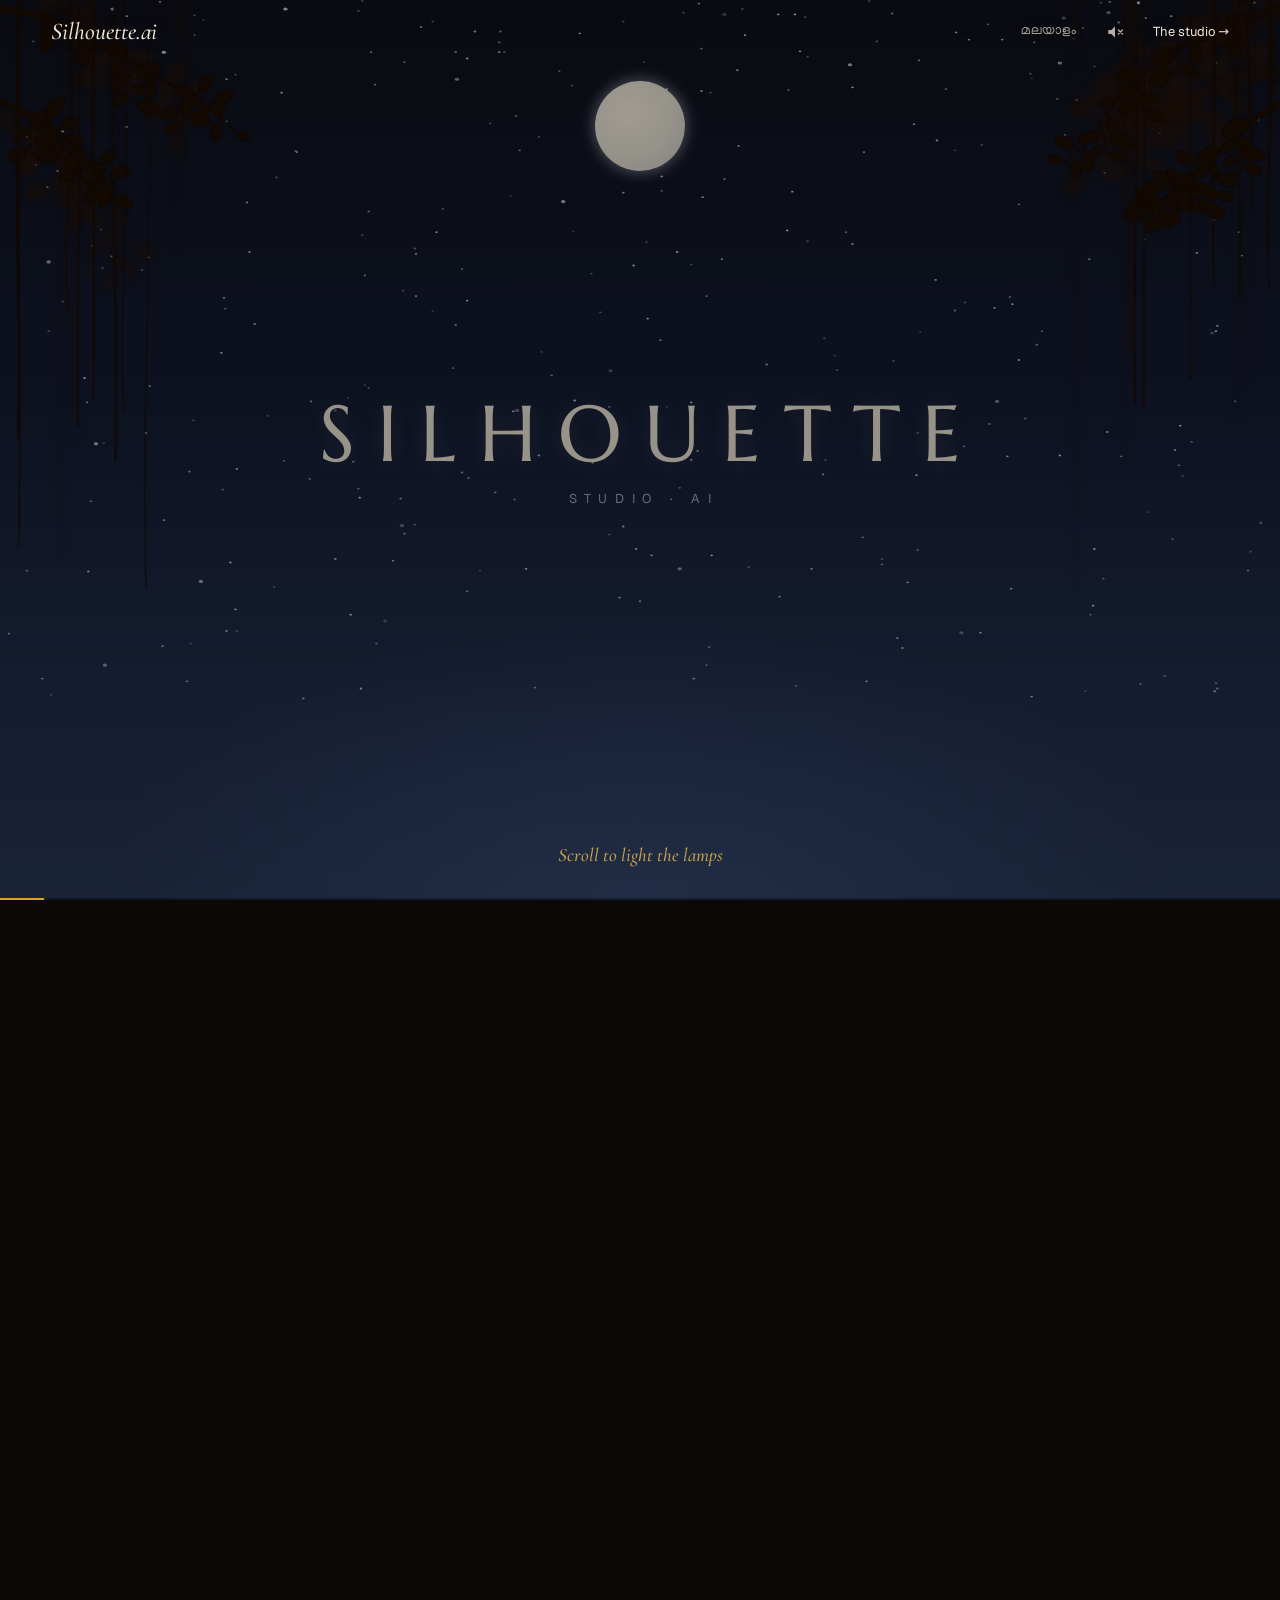
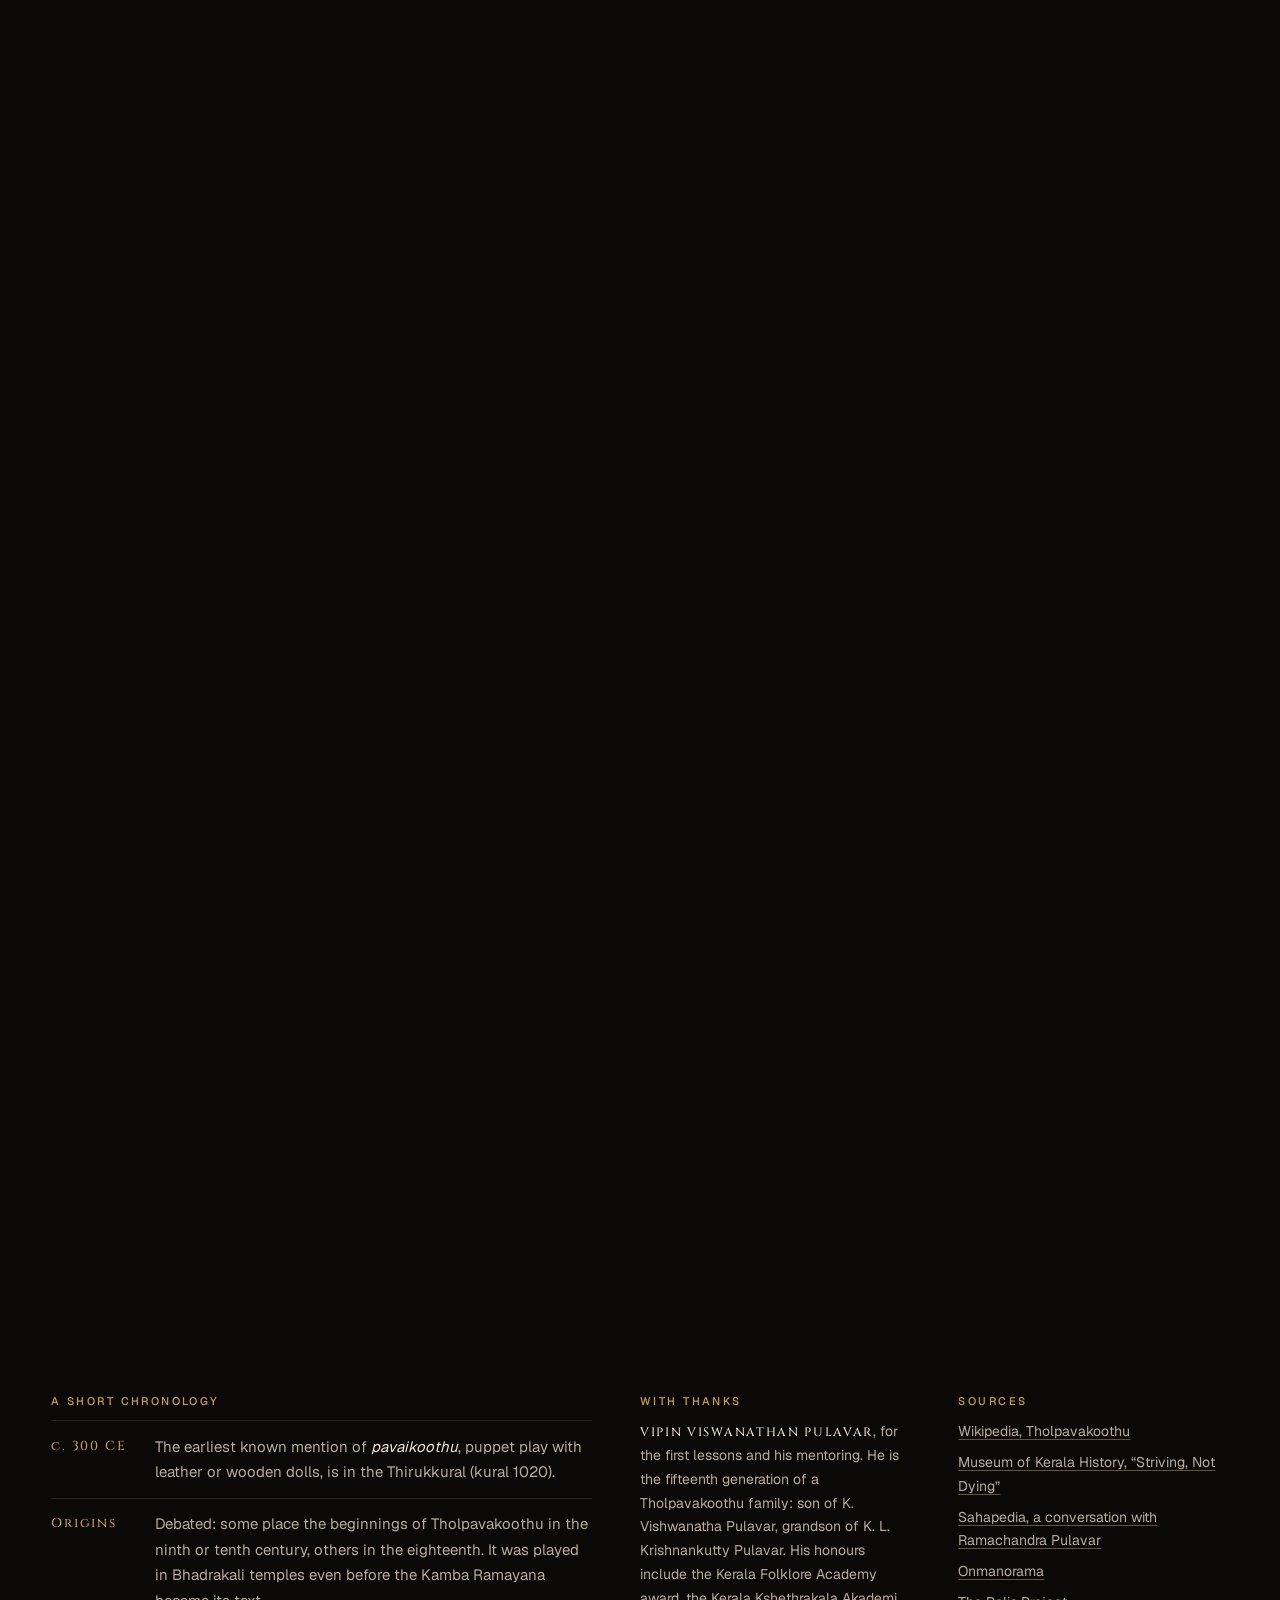
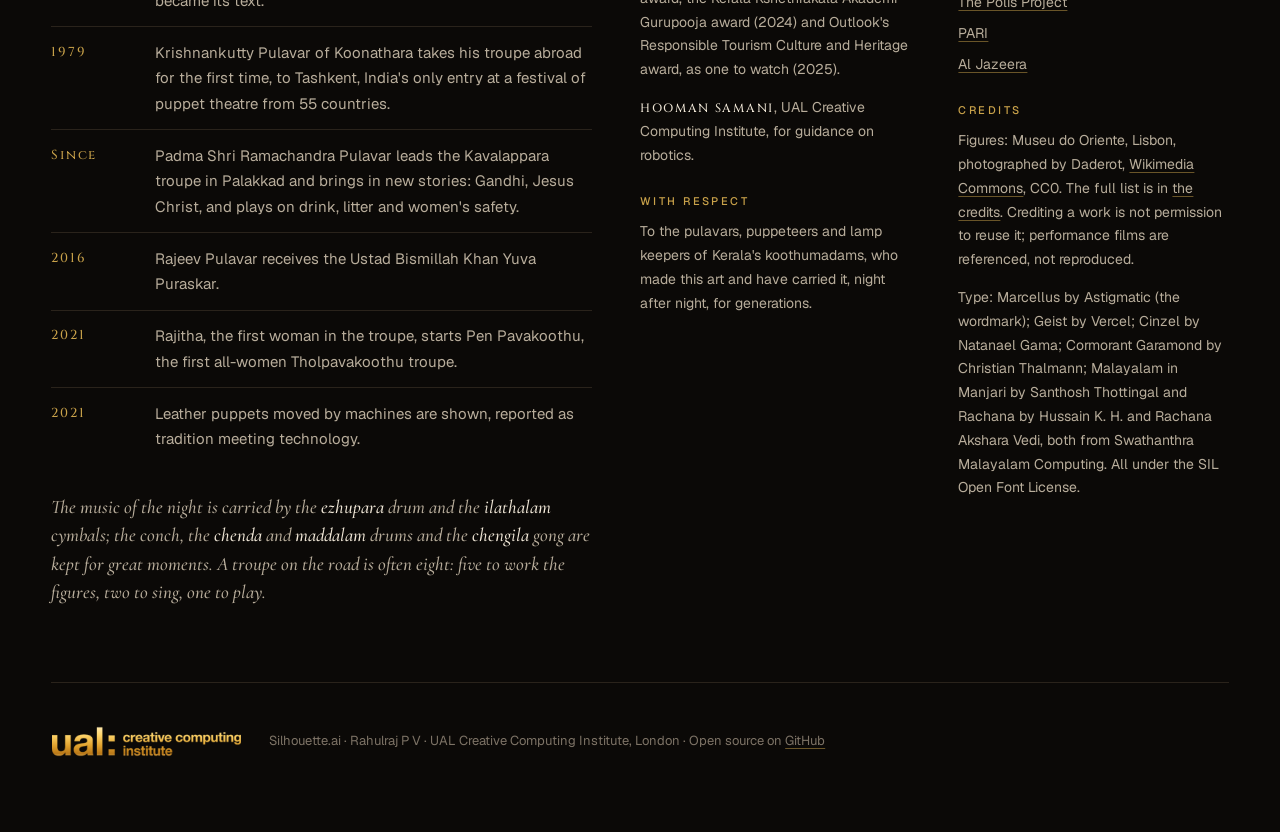
<file: index.html>
<!doctype html>
<html lang="en">
<head>
<meta charset="utf-8">
<meta name="viewport" content="width=device-width, initial-scale=1">
<title>Silhouette.ai · Tholpavakoothu, played on scroll</title>
<meta name="description" content="Tholpavakoothu, the leather shadow puppetry of Kerala and Tamil Nadu, played on a lamp-lit cloth as you scroll, and a studio for making shadow theatre of your own.">
<!-- Marcellus (the wordmark) and Malayalam Manjari from Google Fonts; Rachana from Swathanthra Malayalam Computing, which publishes it (it is not on Google Fonts). -->
<link rel="preconnect" href="https://fonts.googleapis.com">
<link rel="preconnect" href="https://fonts.gstatic.com" crossorigin>
<link rel="stylesheet" href="https://fonts.googleapis.com/css2?family=Manjari:wght@400;700&family=Marcellus&display=swap">
<link rel="stylesheet" href="https://smc.org.in/fonts/rachana.css">
<link rel="stylesheet" href="landing.css">
</head>
<body>

<header class="bar away">
  <a class="mark" href="#top">Silhouette.ai</a>
  <div class="bar-r">
    <button class="lang" id="lang" type="button" lang="ml" aria-pressed="false" title="Read in Malayalam">മലയാളം</button>
    <button class="sound" id="sound" type="button" aria-pressed="false" aria-label="Play the music" title="Music"><svg viewBox="0 0 24 24" width="20" height="20" fill="none" stroke="currentColor" stroke-width="1.6" stroke-linecap="round" stroke-linejoin="round" aria-hidden="true"><path d="M4 9.5h3.5L12 5.5v13l-4.5-4H4z" fill="currentColor" stroke="none"/><path class="waves" d="M15.5 9a4 4 0 0 1 0 6M18 6.5a7.5 7.5 0 0 1 0 11"/><path class="mute" d="M16 9.5l5 5M21 9.5l-5 5"/></svg></button>
    <a class="enter" href="studio.html">The studio</a>
  </div>
</header>

<main id="top">
  <!-- The performance: the whole window is the cloth, and scrolling moves the night forward. -->
  <div class="performance">
    <div class="theatre">
      <div class="screen" id="screen">
        <canvas id="light-canvas"></canvas>
        <!-- The opening: a blue night with a small moon, before the lamps are lit. -->
        <div class="night" id="night"></div>
        <!-- Banyan branches and aerial roots hang between the lamps and the cloth, so they fall on it as shadows. -->
        <div class="banyan" id="banyan" aria-hidden="true"></div>
        <div class="falling" id="falling" aria-hidden="true"></div>
        <div class="puppets" id="puppets"></div>
        <canvas id="fx-canvas"></canvas>
        <div class="titles" id="titles"></div>
        <div class="safe" id="safe" hidden></div>
      </div>
      <p class="caption" id="caption" hidden></p>
      <p class="cue" id="cue">Scroll to light the lamps</p>
      <div class="ruler" aria-hidden="true"><span id="ruler-fill"></span></div>
    </div>

    <div class="chapters">
      <section class="ch ch-first" data-t0="0" data-t1="4" data-name="The lamps" data-pos="ml">
        <div class="txt">
          <p class="no">I</p>
          <h2 class="ml-title" lang="ml">തോൽപ്പാവക്കൂത്ത്</h2>
          <p class="film-only">Tholpavakoothu, the leather shadow puppetry of Kerala and Tamil Nadu.</p>
          <p>Shadow puppetry of Kerala and Tamil Nadu, played with leather puppets in Kerala's Palakkad, Thrissur and Malappuram districts and around Madurai. In Kerala it is dedicated to the goddess Bhadrakali, who was fighting the demon Darika when Rama killed Ravana, and so has the war played again for her.</p>
        </div>
      </section>

      <section class="ch" data-t0="4" data-t1="8" data-name="Invocation" data-pos="tr">
        <div class="txt">
          <p class="no">II</p>
          <h2 class="line">Before the story, Ganapati.</h2>
          <p>A night opens with an invocation to Ganesh and to the performers' gurus, and runs until daybreak. The whole Ramayana takes twenty-one nights, between January and May.</p>
        </div>
      </section>

      <section class="ch" data-t0="8" data-t1="14" data-name="Rama and Sita" data-pos="c">
        <div class="txt">
          <p class="no">III</p>
          <h2 class="line">The Kamba Ramayana, sung through the night.</h2>
          <p>The pulavar sings Kambar's Tamil verses and explains them in Tamil, Malayalam and Sanskrit: more than three thousand verses, learned over six to ten years.</p>
        </div>
      </section>

      <section class="ch" data-t0="14" data-t1="20" data-name="Ravana" data-pos="tl">
        <div class="txt">
          <p class="no">IV</p>
          <h2 class="line">A shadow grows as it leaves the cloth.</h2>
          <p>Each figure is held flat to the cloth on two sticks, one for the body and a thinner one for an arm. Drawn back toward the lamps, its shadow swells and softens. Ravana arrives like that, and sharpens as he reaches the cloth.</p>
        </div>
      </section>

      <section class="ch" data-t0="20" data-t1="24" data-name="Behind the cloth" data-pos="bl">
        <div class="txt">
          <p class="no">V</p>
          <h2 class="line">The other side.</h2>
          <p>Where the puppeteers stand: twenty-one <em>chirattas</em>, halved coconut shells of oil, each with a cotton wick, on the <em>vilakku madam</em>, a beam about 1.3 metres up, along a stage some forty-two feet long.</p>
        </div>
      </section>

      <section class="ch ch-long" data-t0="24" data-t1="40" data-name="The figures" data-pos="tl">
        <div class="txt">
          <p class="no">VI</p>
          <h2 class="line">Two hundred figures, cut from hide.</h2>
          <p>Goat skin, once deerskin, punched so the light shows through and coloured with vegetable dyes. Some stand four feet tall, and a full telling needs 180 to 200 of them.</p>
          <p class="aside">The figures passing now are museum pieces from several Indian traditions, in the Museu do Oriente, Lisbon.</p>
        </div>
      </section>

      <section class="ch ch-long" data-t0="40" data-t1="46" data-name="History" data-pos="tr">
        <div class="txt">
          <p class="no">VII</p>
          <h2 class="line">Nobody agrees how old it is.</h2>
          <p>Accounts place its beginnings anywhere between the ninth and the eighteenth century. Families of pulavars have carried it since, from the temple to Tashkent in 1979, and to the first all-women troupe in 2021.</p>
          <p><a class="more" href="#notes">A short chronology</a></p>
        </div>
      </section>

      <section class="ch ch-last" data-t0="46" data-t1="50" data-name="The studio" data-pos="c">
        <div class="txt">
          <p class="no">VIII</p>
          <h2 class="line">A studio for shadow theatre.</h2>
          <p>Silhouette.ai is where this page was made: the real screen and lamps, figures on sticks, a timeline, sound and title cards, and motors for real puppets.</p>
          <p><a class="go" href="studio.html">Enter the studio</a></p>
        </div>
      </section>
    </div>
  </div>

  <!-- Colophon -->
  <footer class="colophon">
    <div class="col wide" id="notes">
      <h3>A short chronology</h3>
      <ol class="years">
        <li><b>c. 300 CE</b><span>The earliest known mention of <em>pavaikoothu</em>, puppet play with leather or wooden dolls, is in the Thirukkural (kural 1020).</span></li>
        <li><b>Origins</b><span>Debated: some place the beginnings of Tholpavakoothu in the ninth or tenth century, others in the eighteenth. It was played in Bhadrakali temples even before the Kamba Ramayana became its text.</span></li>
        <li><b>1979</b><span>Krishnankutty Pulavar of Koonathara takes his troupe abroad for the first time, to Tashkent, India's only entry at a festival of puppet theatre from 55 countries.</span></li>
        <li><b>Since</b><span>Padma Shri Ramachandra Pulavar leads the Kavalappara troupe in Palakkad and brings in new stories: Gandhi, Jesus Christ, and plays on drink, litter and women's safety.</span></li>
        <li><b>2016</b><span>Rajeev Pulavar receives the Ustad Bismillah Khan Yuva Puraskar.</span></li>
        <li><b>2021</b><span>Rajitha, the first woman in the troupe, starts Pen Pavakoothu, the first all-women Tholpavakoothu troupe.</span></li>
        <li><b>2021</b><span>Leather puppets moved by machines are shown, reported as tradition meeting technology.</span></li>
      </ol>
      <p class="note">The music of the night is carried by the <em>ezhupara</em> drum and the <em>ilathalam</em> cymbals; the conch, the <em>chenda</em> and <em>maddalam</em> drums and the <em>chengila</em> gong are kept for great moments. A troupe on the road is often eight: five to work the figures, two to sing, one to play.</p>
    </div>
    <div class="col">
      <h3>With thanks</h3>
      <p><span class="name">Vipin Viswanathan Pulavar</span>, for the first lessons and his mentoring. He is the fifteenth generation of a Tholpavakoothu family: son of K. Vishwanatha Pulavar, grandson of K. L. Krishnankutty Pulavar. His honours include the Kerala Folklore Academy award, the Kerala Kshethrakala Akademi Gurupooja award (2024) and Outlook's Responsible Tourism Culture and Heritage award, as one to watch (2025).</p>
      <p><span class="name">Hooman Samani</span>, UAL Creative Computing Institute, for guidance on robotics.</p>
      <h3 class="gap">With respect</h3>
      <p>To the pulavars, puppeteers and lamp keepers of Kerala's koothumadams, who made this art and have carried it, night after night, for generations.</p>
    </div>
    <div class="col">
      <h3>Sources</h3>
      <ul class="src">
        <li><a href="https://en.wikipedia.org/wiki/Tholpavakoothu" target="_blank" rel="noopener">Wikipedia, Tholpavakoothu</a></li>
        <li><a href="https://keralamuseum.org/wp-content/uploads/2024/09/Striving-Not-Dying_-The-Koonathara-Shadow-Puppeteers-and-Tholpavakoothu.pdf" target="_blank" rel="noopener">Museum of Kerala History, “Striving, Not Dying”</a></li>
        <li><a href="https://www.sahapedia.org/conversation-ramachandra-pulavar" target="_blank" rel="noopener">Sahapedia, a conversation with Ramachandra Pulavar</a></li>
        <li><a href="https://www.onmanorama.com/entertainment/art-and-culture/2019/02/01/how-keralas-puppetry-has-emerged-from-shadow.amp.html" target="_blank" rel="noopener">Onmanorama</a></li>
        <li><a href="https://www.thepolisproject.com/read/tholpavakoothu-puppetry-art" target="_blank" rel="noopener">The Polis Project</a></li>
        <li><a href="https://wagtail.ruralindiaonline.org/en/articles/the-puppets-shadows-reflect-our-struggles/" target="_blank" rel="noopener">PARI</a></li>
        <li><a href="https://www.aljazeera.com/features/2021/7/5/technology-meets-tradition-keralas-robotic-leather-puppets" target="_blank" rel="noopener">Al Jazeera</a></li>
      </ul>
      <h3 class="gap">Credits</h3>
      <p>Figures: Museu do Oriente, Lisbon, photographed by Daderot, <a href="https://commons.wikimedia.org/wiki/Category:Shadow_puppets_from_India_in_the_Museu_do_Oriente" target="_blank" rel="noopener">Wikimedia Commons</a>, CC0. The full list is in <a href="CREDITS.md">the credits</a>. Crediting a work is not permission to reuse it; performance films are referenced, not reproduced.</p>
      <p>Type: Marcellus by Astigmatic (the wordmark); Geist by Vercel; Cinzel by Natanael Gama; Cormorant Garamond by Christian Thalmann; Malayalam in Manjari by Santhosh Thottingal and Rachana by Hussain K. H. and Rachana Akshara Vedi, both from Swathanthra Malayalam Computing. All under the SIL Open Font License.</p>
    </div>
    <div class="sign">
      <div class="ual" role="img" aria-label="UAL Creative Computing Institute"></div>
      <p>Silhouette.ai · Rahulraj P V · UAL Creative Computing Institute, London · Open source on <a href="https://github.com/iamr7d/silhouette-ai" target="_blank" rel="noopener">GitHub</a></p>
    </div>
  </footer>
</main>

<audio id="music" src="assets/audio/pavakkoothu.mp3" loop preload="none"></audio>
<script type="module" src="landing.js"></script>
</body>
</html>
</file>
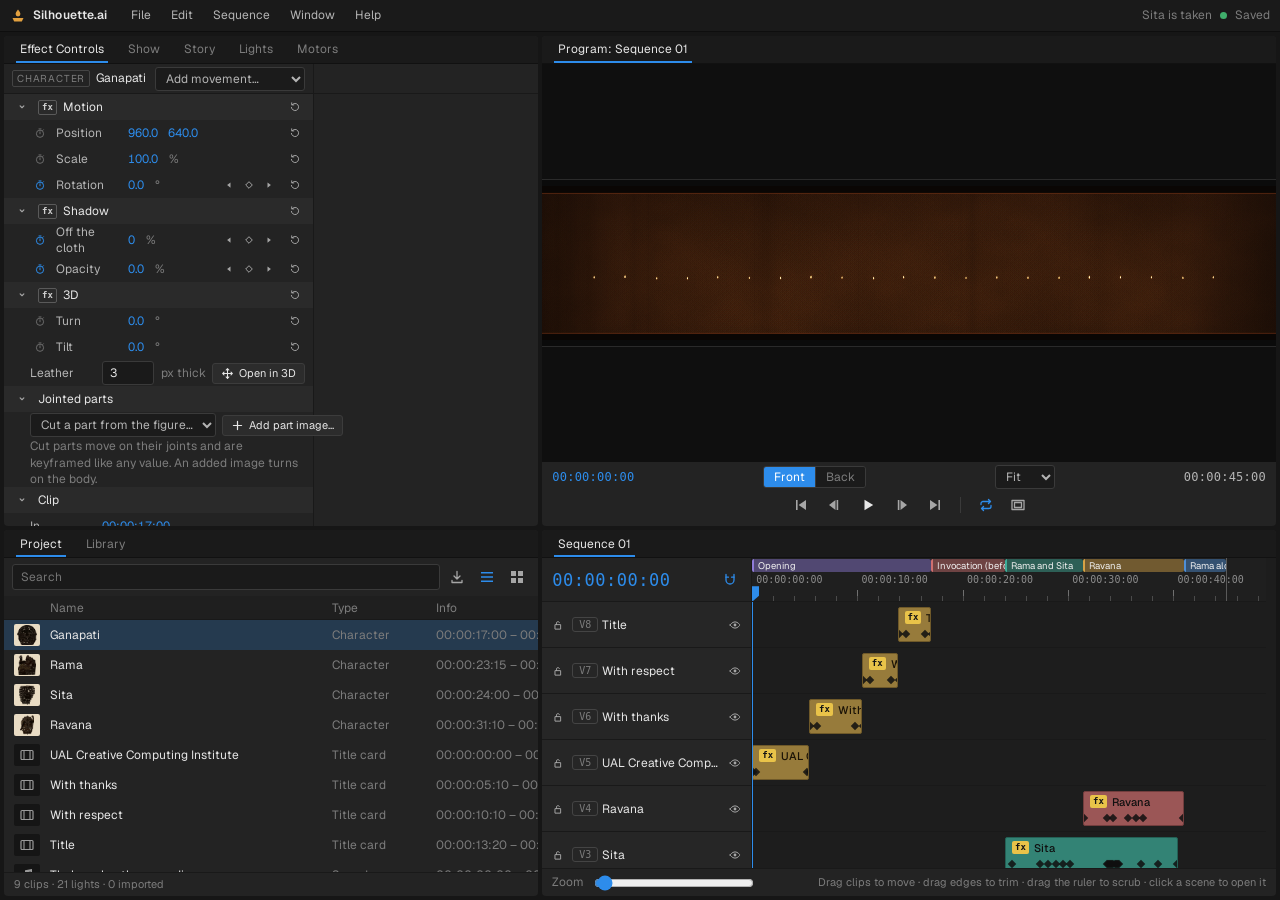
<file: studio.html>
<!doctype html>
<html lang="en">
<head>
<meta charset="utf-8">
<meta name="viewport" content="width=device-width, initial-scale=1">
<title>Silhouette.ai</title>
<link rel="stylesheet" href="style.css">
</head>
<body>
<header class="menubar">
  <a class="app-name" href="index.html" title="Back to the Silhouette.ai home page"><span class="app-icon" data-icon="lamp"></span>Silhouette.ai</a>
  <nav class="menus">
    <div class="menu">
      <button class="menu-btn">File</button>
      <div class="menu-list">
        <button data-cmd="new-empty">New empty show</button>
        <button data-cmd="new-sample">Open the sample show</button>
        <hr>
        <button data-cmd="save">Save<kbd>Ctrl+S</kbd></button>
        <button data-cmd="import-media">Import images or audio…<kbd>Ctrl+I</kbd></button>
        <button data-cmd="import-show">Open a show file…</button>
        <button data-cmd="export">Export show file…</button>
      </div>
    </div>
    <div class="menu">
      <button class="menu-btn">Edit</button>
      <div class="menu-list">
        <button data-cmd="undo">Undo<kbd>Ctrl+Z</kbd></button>
        <button data-cmd="redo">Redo<kbd>Ctrl+Shift+Z</kbd></button>
        <hr>
        <button data-cmd="delete">Delete keyframe or clip<kbd>Delete</kbd></button>
      </div>
    </div>
    <div class="menu">
      <button class="menu-btn">Sequence</button>
      <div class="menu-list">
        <button data-cmd="play">Play / Stop<kbd>Space</kbd></button>
        <button data-cmd="scene-add">Add scene at playhead<kbd>M</kbd></button>
        <hr>
        <button data-cmd="zoom-in">Zoom in<kbd>=</kbd></button>
        <button data-cmd="zoom-out">Zoom out<kbd>-</kbd></button>
        <button data-cmd="zoom-fit">Zoom to sequence<kbd>\</kbd></button>
        <hr>
        <button data-cmd="snap">Snap in timeline<kbd>S</kbd></button>
        <button data-cmd="loop">Loop playback</button>
      </div>
    </div>
    <div class="menu">
      <button class="menu-btn">Window</button>
      <div class="menu-list">
        <button data-cmd="tab-effects">Effect Controls</button>
        <button data-cmd="tab-show">Show and screen</button>
        <button data-cmd="tab-story">Story</button>
        <button data-cmd="tab-lights">Lights</button>
        <button data-cmd="tab-motors">Motors</button>
        <button data-cmd="figure-3d">Figure in 3D</button>
        <hr>
        <button data-cmd="reset-layout">Reset panel layout</button>
      </div>
    </div>
    <div class="menu">
      <button class="menu-btn">Help</button>
      <div class="menu-list">
        <button data-cmd="shortcuts">Keyboard shortcuts<kbd>?</kbd></button>
        <button data-cmd="tab-show">About the traditions</button>
      </div>
    </div>
  </nav>
  <div class="doc-state"><span id="doc-title"></span><span class="dot" id="save-dot"></span><span id="save-state">Saved</span></div>
</header>

<main class="workspace" id="workspace">
  <section class="panel" style="grid-area: ec">
    <div class="tabs">
      <button class="tab active" data-tab="effects">Effect Controls</button>
      <button class="tab" data-tab="show">Show</button>
      <button class="tab" data-tab="story">Story</button>
      <button class="tab" data-tab="lights">Lights</button>
      <button class="tab" data-tab="motors">Motors</button>
    </div>
    <div class="tab-body" id="tab-effects"></div>
    <div class="tab-body" id="tab-show" hidden></div>
    <div class="tab-body" id="tab-story" hidden></div>
    <div class="tab-body" id="tab-lights" hidden></div>
    <div class="tab-body" id="tab-motors" hidden></div>
  </section>

  <div class="split split-v" data-split="col" style="grid-area: v1"></div>

  <section class="panel" style="grid-area: pm">
    <div class="tabs"><span class="tab active">Program: Sequence 01</span></div>
    <div class="pm-view">
      <div class="screen" id="screen">
        <canvas id="light-canvas"></canvas>
        <div class="puppets" id="puppets"></div>
        <canvas id="fx-canvas"></canvas>
        <div class="titles" id="titles"></div>
        <div class="safe" id="safe" hidden></div>
      </div>
      <!-- Subtitles sit below the cloth, in the dark band, as in performance films. -->
      <div class="caption" id="caption" hidden></div>
    </div>
    <div class="pm-bar">
      <span class="tc tc-blue" id="pm-tc">00:00:00:00</span>
      <div class="seg" title="Which side of the cloth you watch from">
        <button data-cmd="view-front" id="view-front">Front</button>
        <button data-cmd="view-back" id="view-back">Back</button>
      </div>
      <select class="select" id="pm-zoom" title="Zoom level">
        <option value="1">Fit</option>
        <option value="0.75">75%</option>
        <option value="0.5">50%</option>
        <option value="0.25">25%</option>
      </select>
      <span class="tc" id="pm-dur">00:00:30:00</span>
    </div>
    <div class="transport">
      <button class="ib" data-cmd="start" data-icon="start" title="Go to start (Home)"></button>
      <button class="ib" data-cmd="prev-frame" data-icon="prev" title="Step back 1 frame (Left)"></button>
      <button class="ib play" data-cmd="play" id="btn-play" data-icon="play" title="Play / Stop (Space)"></button>
      <button class="ib" data-cmd="next-frame" data-icon="next" title="Step forward 1 frame (Right)"></button>
      <button class="ib" data-cmd="end" data-icon="end" title="Go to end (End)"></button>
      <span class="transport-sep"></span>
      <button class="ib" data-cmd="loop" id="btn-loop" data-icon="loop" title="Loop playback"></button>
      <button class="ib" data-cmd="safe" id="btn-safe" data-icon="safe" title="Safe margins"></button>
    </div>
  </section>

  <div class="split split-h" data-split="row" style="grid-area: h"></div>

  <section class="panel" style="grid-area: pr">
    <div class="tabs">
      <button class="tab ptab active" data-ptab="project">Project</button>
      <button class="tab ptab" data-ptab="library">Library</button>
    </div>
    <div class="pr-tools">
      <input class="search" id="pr-search" type="search" placeholder="Search" autocomplete="off">
      <button class="ib" data-act="import-media" data-icon="import" title="Import images or audio (Ctrl+I)"></button>
      <button class="ib" data-act="view-list" id="pr-view-list" data-icon="list" title="List view"></button>
      <button class="ib" data-act="view-grid" id="pr-view-grid" data-icon="grid" title="Icon view"></button>
    </div>
    <div class="pr-items" id="pr-items"></div>
    <div class="pr-foot" id="pr-foot"></div>
  </section>

  <div class="split split-v" data-split="col" style="grid-area: v2"></div>

  <section class="panel" style="grid-area: tl">
    <div class="tabs"><span class="tab active">Sequence 01</span></div>
    <div class="tl-scroll" id="tl-scroll"><div class="tl-grid" id="tl-grid"></div></div>
    <div class="tl-foot">
      <span class="muted">Zoom</span>
      <input type="range" id="tl-zoom" min="4" max="400" value="40">
      <span class="tl-hint">Drag clips to move · drag edges to trim · drag the ruler to scrub · click a scene to open it</span>
    </div>
  </section>
</main>

<div class="ctx" id="ctx" hidden></div>
<div class="toast" id="toast" hidden></div>
<input type="file" id="media-file" accept="image/*,audio/*" multiple class="sr-only">
<input type="file" id="part-file" accept="image/*" class="sr-only">
<input type="file" id="show-file" accept="application/json,.json" class="sr-only">

<dialog id="dlg-form" class="form-dlg"></dialog>
<dialog id="dlg-3d" class="dlg-3d"></dialog>

<dialog id="dlg-help">
  <div class="dlg-head">Keyboard shortcuts<button class="ib" data-cmd="close-dialog" data-icon="close" title="Close"></button></div>
  <table class="keys">
    <tr><td><kbd>Space</kbd></td><td>Play / stop</td></tr>
    <tr><td><kbd>J</kbd> <kbd>K</kbd> <kbd>L</kbd></td><td>Shuttle back, stop, forward (press again for faster)</td></tr>
    <tr><td><kbd>Left</kbd> <kbd>Right</kbd></td><td>Step one frame (Shift: five frames)</td></tr>
    <tr><td><kbd>Up</kbd> <kbd>Down</kbd></td><td>Previous / next keyframe on the selection</td></tr>
    <tr><td><kbd>Home</kbd> <kbd>End</kbd></td><td>Go to start / end</td></tr>
    <tr><td><kbd>M</kbd></td><td>Add a scene at the playhead</td></tr>
    <tr><td><kbd>Delete</kbd></td><td>Delete the selected keyframe, or else the selected clip or light</td></tr>
    <tr><td><kbd>Ctrl+Z</kbd> <kbd>Ctrl+Shift+Z</kbd></td><td>Undo / redo</td></tr>
    <tr><td><kbd>Ctrl+S</kbd> <kbd>Ctrl+I</kbd></td><td>Save / import images or audio</td></tr>
    <tr><td><kbd>=</kbd> <kbd>-</kbd> <kbd>\</kbd></td><td>Zoom timeline in / out / to sequence</td></tr>
    <tr><td><kbd>S</kbd></td><td>Snap on or off</td></tr>
    <tr><td>Drag a blue value</td><td>Change it (Shift: faster, Ctrl: finer). Click to type.</td></tr>
    <tr><td>Drop files</td><td>Images become characters, audio becomes a sound clip</td></tr>
    <tr><td>Double-click a figure</td><td>See it in 3D: turn, tilt and move its parts</td></tr>
    <tr><td><kbd>Esc</kbd></td><td>Finish shaping a figure's parts on the screen</td></tr>
  </table>
</dialog>

<script type="module" src="js/main.js"></script>
</body>
</html>
</file>
<file: landing.css>
/* Silhouette.ai, the landing page: the whole window is the lamp-lit cloth, and the night is told on it. */
@font-face { font-family: "Geist"; src: url("fonts/geist.woff2") format("woff2"); font-display: swap; }
@font-face { font-family: "Cinzel"; src: url("fonts/cinzel-500.woff2") format("woff2"); font-weight: 500; font-display: swap; }
@font-face { font-family: "Cormorant Garamond"; src: url("fonts/cormorant-500-italic.woff2") format("woff2"); font-style: italic; font-weight: 500; font-display: swap; }

:root {
  --night: #0b0907;
  --paper: #efe6d6;
  --text: #b8ad9b;
  --dim: #7d7366;
  --rule: #2a231b;
  --gold: #c9a24a;
  /* Type on the cloth: landing.js moves these between gold (unlit cloth) and lamp-black ink (lit cloth). */
  --ink: #e2bf74;
  --ink-soft: rgba(226, 191, 116, 0.78);
  --side: max(16px, 4vw);
  --bar-h: 64px;
  color-scheme: dark;
}
* { box-sizing: border-box; }
html { scroll-behavior: smooth; }
body {
  margin: 0;
  background: var(--night);
  color: var(--text);
  font: 400 16px / 1.7 "Geist", system-ui, sans-serif;
  -webkit-font-smoothing: antialiased;
}
a { color: inherit; text-decoration-color: rgba(201, 162, 74, 0.5); text-underline-offset: 0.2em; }
a:hover { text-decoration-color: currentColor; }

/* ── The bar, set on the cloth like the rest ── */
.bar {
  position: fixed;
  inset: 0 0 auto;
  z-index: 10;
  height: var(--bar-h);
  padding: 0 var(--side);
  display: grid;
  grid-template-columns: 1fr auto;
  align-items: center;
  color: var(--paper);
  /* No band of its own: the cloth runs to the top, and the words keep a soft shadow to read over it. */
  text-shadow: 0 1px 2px rgba(0, 0, 0, 0.7), 0 0 14px rgba(0, 0, 0, 0.55);
}
/* At the opening only the night and the moon are shown; the header comes in with the first lamp. */
.bar { transition: opacity 0.8s ease; }
.bar.away { opacity: 0; pointer-events: none; }
.mark { font: italic 500 24px / 1 "Cormorant Garamond", serif; color: inherit; text-decoration: none; }
.bar-r { justify-self: end; display: flex; gap: 28px; align-items: center; font-size: 13px; }
.sound { all: unset; cursor: pointer; opacity: 0.75; display: grid; filter: drop-shadow(0 1px 2px rgba(0, 0, 0, 0.7)); }
.sound .waves { display: none; }
.sound[aria-pressed="true"] .waves { display: inline; }
.sound[aria-pressed="true"] .mute { display: none; }
.sound:hover, .sound[aria-pressed="true"] { opacity: 1; }
.sound:focus-visible, .enter:focus-visible, .go:focus-visible, .more:focus-visible { outline: 1px solid currentColor; outline-offset: 4px; }
.enter { text-decoration: none; }
.enter::after, .go::after { content: " →"; }

/* ── The theatre: the cloth fills the window and stays while the chapters scroll over it ── */
.performance { position: relative; }
.theatre { position: sticky; top: 0; height: 100vh; height: 100svh; overflow: hidden; background: #120d08; }
.screen {
  --fig: 55%;
  --gold: linear-gradient(180deg, #fff3cf 0%, #ffd56b 32%, #e0a12c 62%, #b97818 82%, #f4cf7a 100%);
  position: absolute;
  inset: 0;
  overflow: hidden;
  background: #120d08;
}
/* Lamplight on cotton is orange, not yellow: keep the brightest middle of a full window of cloth warm. */
#light-canvas { filter: sepia(0.3) saturate(1.25) hue-rotate(-10deg) brightness(0.93); }
.screen.turn { animation: turn 0.8s ease; }
@keyframes turn { 0% { opacity: 0.1; } 100% { opacity: 1; } }
.screen canvas { position: absolute; inset: 0; width: 100%; height: 100%; pointer-events: none; }
#light-canvas { z-index: 0; }
.banyan, .puppets { position: absolute; inset: 0; z-index: 1; }
.night {
  position: absolute;
  inset: 0;
  z-index: 1;
  pointer-events: none;
  color: #02040a;
  background:
    radial-gradient(ellipse 60% 45% at 50% 100%, rgba(70, 104, 160, 0.35), transparent 70%),
    linear-gradient(180deg, #050a18 0%, #0b1631 45%, #18294d 80%, #1e3156 100%);
}
.night .stars { position: absolute; inset: 0; width: 100%; height: 100%; }
/* The moon, high up. */
.night .moon {
  position: absolute;
  left: 50%;
  top: 9%;
  width: clamp(64px, 10vmin, 120px);
  aspect-ratio: 1;
  transform: translateX(-50%);
  border-radius: 50%;
  background: radial-gradient(circle at 38% 36%, #fffaf0 0%, #eeece2 52%, #cfd2cc 100%);
  box-shadow: 0 0 14px 2px rgba(225, 236, 255, 0.45);
}
/* The name of the work, and its maker, in the middle of the night sky. */
.sign-on { position: absolute; left: 0; right: 0; top: 50%; transform: translateY(-50%); text-align: center; color: #eef2ff; }
/* The wordmark: Marcellus capitals, widely spaced, with "Studio · AI" set small beneath. */
.so-title { margin: 0; display: inline-flex; flex-direction: column; align-items: center; gap: 0.62em; }
.so-word {
  font: 400 clamp(34px, 6.2vw, 100px) / 1 "Marcellus", serif;
  letter-spacing: 0.28em;
  margin-right: -0.28em; /* balance the tracking after the last letter */
  text-transform: uppercase;
  color: #f1ecdf;
  text-shadow: 0 0 22px rgba(200, 215, 255, 0.18);
}
.so-sub {
  font: 400 clamp(11px, 1vw, 15px) / 1 "Geist", sans-serif;
  letter-spacing: 0.6em;
  margin-right: -0.6em;
  text-transform: uppercase;
  color: rgba(214, 222, 240, 0.72);
}
.night .stars .tw { animation: twinkle var(--tw, 3s) ease-in-out var(--twd, 0s) infinite alternate; }
@keyframes twinkle { from { opacity: 0.2; } to { opacity: 1; } }
/* Comets: a bright head and a tail that fades behind it. */
.comets { position: absolute; inset: 0; overflow: hidden; }
.comet { position: absolute; height: 2px; transform-origin: left center; }
.comet span {
  position: absolute;
  right: 0;
  top: 50%;
  width: 100%;
  height: 100%;
  transform: translateY(-50%);
  border-radius: 2px;
  background: linear-gradient(90deg, rgba(200, 220, 255, 0), rgba(214, 228, 255, 0.55) 70%, #fff);
}
.comet span::after {
  content: "";
  position: absolute;
  right: -3px;
  top: 50%;
  width: 6px;
  height: 6px;
  transform: translateY(-50%);
  border-radius: 50%;
  background: #fff;
  box-shadow: 0 0 10px 3px rgba(220, 232, 255, 0.85);
}
/* The quick ones streak across and burn out. */
.comet.quick { width: var(--len, 24vw); opacity: 0; animation: streak 1.4s ease-out forwards; }
@keyframes streak {
  0% { transform: rotate(var(--ang)) translateX(-40%) scaleX(0.2); opacity: 0; }
  15% { opacity: 1; }
  100% { transform: rotate(var(--ang)) translateX(120%) scaleX(1); opacity: 0; }
}
}
.banyan { mix-blend-mode: multiply; } /* shadows: invisible on unlit cloth, dark on lit */
#fx-canvas { z-index: 2; }
.puppet { --k: 1; position: absolute; height: var(--fig); transform-origin: center; }
.puppet img { display: block; height: 100%; width: auto; pointer-events: none; }
.puppet img.body { position: relative; z-index: 1; }
.puppet .h { display: none; }
/* Solid shadows: the leather blocks the lamps, and light passes only through the punched holes. */
.screen:not(.backstage) .puppet img { filter: brightness(0.09) sepia(0.8) saturate(1.4); }
.screen.backstage .puppets, .screen.backstage canvas, .screen.backstage .banyan { transform: scaleX(-1); }
.screen.backstage .puppet img { filter: brightness(0.95) sepia(0.55) saturate(1.8) hue-rotate(-12deg); }
/* The sticks: a main rod down the body and a thinner one to the hand, running below the cloth. */
.puppet .rod {
  position: absolute;
  z-index: 3;
  width: calc(3.2px / var(--k));
  height: 230%;
  background: #0d0703;
  transform: translateX(-50%);
}
.puppet .rod.main { left: 50%; top: 55%; }
.puppet .rod.arm { left: var(--hx, 16%); top: var(--hy, 14%); width: calc(2.2px / var(--k)); transform: translateX(-50%) rotate(-4deg); transform-origin: top; }
.puppet.no-arm .rod.arm { display: none; }
.screen.backstage .puppet .rod { background: linear-gradient(90deg, #4a2f16, #8a6237 45%, #3a240f); }

/* Banyan: boughs and aerial roots at each side, as shadows; the far ones softer. */
.banyan svg { position: absolute; top: 0; overflow: visible; }
.banyan .left, .banyan .right { height: min(100%, 52vw); width: auto; }
.banyan .left { left: 0; }
.banyan .right { right: 0; transform: scaleX(-1); }
.banyan .near { fill: #130903; stroke: #130903; }
.banyan .far { fill: #1c0e05; stroke: #1c0e05; opacity: 0.55; filter: blur(5px); }
.banyan .bough { transform-box: view-box; animation: sway var(--dur, 9s) ease-in-out var(--delay, 0s) infinite alternate; }
@keyframes sway { from { transform: rotate(calc(var(--amp, 1deg) * -1)); } to { transform: rotate(var(--amp, 1deg)); } }
.screen.backstage .banyan { opacity: 0.6; }
/* Leaves let go as each chapter arrives and drift down across the cloth. */
.falling { position: absolute; inset: 0; z-index: 1; mix-blend-mode: multiply; pointer-events: none; overflow: hidden; }
.leaf-fall { position: absolute; top: 8%; fill: #130903; filter: blur(0.5px); opacity: 0; animation: fall 8s cubic-bezier(0.3, 0.1, 0.6, 1) forwards; }
.leaf-fall svg { display: block; }
@keyframes fall {
  0% { transform: translate(0, 0) rotate(0deg); opacity: 0; }
  8% { opacity: 1; }
  35% { transform: translate(calc(var(--dx) * -0.4), 28vh) rotate(calc(var(--spin) * 0.3)); }
  70% { transform: translate(calc(var(--dx) * 0.7), 62vh) rotate(calc(var(--spin) * 0.7)); }
  100% { transform: translate(var(--dx), 96vh) rotate(var(--spin)); opacity: 0.85; }
}

/* Gold title cards, as in the studio */
.titles { position: absolute; inset: 0; z-index: 3; pointer-events: none; }
.title-card {
  position: absolute;
  width: 86%;
  text-align: center;
  filter: drop-shadow(0 0 calc(var(--sh) * 0.02) rgba(255, 176, 60, 0.35));
}
.tc-kicker, .tc-title, .tc-body { margin: 0; background: var(--gold); -webkit-background-clip: text; background-clip: text; color: transparent; }
.tc-kicker { font: 500 clamp(10px, calc(var(--sh) * 0.022), 18px) / 1.3 "Cinzel", serif; letter-spacing: 0.42em; text-transform: uppercase; margin-bottom: 0.9em; }
.tc-title { font: 500 clamp(30px, calc(var(--sh) * 0.085), 96px) / 1.05 "Cinzel", serif; letter-spacing: 0.24em; text-transform: uppercase; margin-right: -0.24em; }

/* Names of passing figures, low on the cloth */
.caption {
  position: absolute;
  left: 0;
  right: 0;
  bottom: 5vh;
  z-index: 4;
  margin: 0;
  text-align: center;
  font: 500 13px / 1 "Cinzel", serif;
  letter-spacing: 0.32em;
  text-transform: uppercase;
  color: #f3dca6;
  text-shadow: 0 0 12px rgba(0, 0, 0, 0.8);
}
.cue {
  position: absolute;
  left: 0;
  right: 0;
  bottom: 4vh;
  z-index: 4;
  margin: 0;
  text-align: center;
  font: italic 500 19px / 1 "Cormorant Garamond", serif;
  color: #c9a24a;
  transition: opacity 0.6s;
}
.cue.gone { opacity: 0; }
.ruler { position: absolute; left: 0; right: 0; bottom: 0; z-index: 4; height: 2px; background: rgba(0, 0, 0, 0.35); }
.ruler span { display: block; height: 100%; background: #e0a12c; transform-origin: left; transform: scaleX(0); }

/* ── The chapters, written on the cloth ── */
.chapters { position: relative; z-index: 6; margin-top: -100vh; margin-top: -100svh; pointer-events: none; }
.chapters a { pointer-events: auto; }
/* The chapters are only lengths of scroll; their words do not move with the page. Each is written at its own place on
   the cloth, composed around its scene, and comes and goes like a shadow: soft and large, then sharp on the cloth. */
.ch { min-height: 100vh; }
.ch-first { min-height: 150vh; }
.ch-long { min-height: 190vh; }
.ch-last { min-height: 100vh; }
.txt { position: fixed; z-index: 6; width: min(34rem, 34vw); color: var(--ink); }
.ch:not(.on) .txt a { pointer-events: none; }
[data-pos="tl"] .txt { left: 14vw; top: 17vh; text-align: left; }
[data-pos="tr"] .txt { right: 14vw; top: 17vh; text-align: right; }
[data-pos="ml"] .txt { left: 14vw; top: 42%; transform: translateY(-50%); text-align: left; }
[data-pos="bl"] .txt { left: 14vw; bottom: 8vh; text-align: left; }
[data-pos="c"] .txt { left: 50%; top: 16vh; transform: translateX(-50%); width: min(40rem, 64vw); text-align: center; }
.txt > * {
  opacity: 0;
  filter: blur(14px);
  transform: scale(1.06);
  transition: opacity 0.9s ease, filter 1.1s ease, transform 1.1s ease;
}
[data-pos="tl"] .txt > *, [data-pos="ml"] .txt > *, [data-pos="bl"] .txt > * { transform-origin: left center; }
[data-pos="tr"] .txt > * { transform-origin: right center; }
.ch.on .txt > * { opacity: 1; filter: blur(0); transform: none; }
.ch.on .txt > :nth-child(2) { transition-delay: 0.12s; }
.ch.on .txt > :nth-child(3) { transition-delay: 0.26s; }
.ch.on .txt > :nth-child(4) { transition-delay: 0.4s; }
.ch.on .txt > :nth-child(5) { transition-delay: 0.54s; }
.ch.on .txt > :nth-child(n + 6) { transition-delay: 0.68s; }
.no { margin: 0 0 1.4em; font: 500 13px / 1 "Cinzel", serif; letter-spacing: 0.34em; }
.line {
  margin: 0 0 0.3em;
  font: italic 500 clamp(30px, 3vw, 52px) / 1.06 "Cormorant Garamond", serif;
  text-wrap: balance;
}
/* The art's name in Malayalam, as the first chapter's title. */
.ml-title { margin: 0 0 0.35em; font: 700 clamp(40px, 4.6vw, 76px) / 1.25 "Rachana", serif; color: var(--ink); }
/* Malayalam: a Rachana headline under the English one; with the switch on, the chapter is read in Malayalam,
   its body set in Manjari. */
.ml-head { margin: 0 0 1em; font: 700 clamp(19px, 1.7vw, 28px) / 1.45 "Rachana", serif; }
.txt .ml-para { display: none; font: 400 17px / 1.8 "Manjari", sans-serif; }
html[data-lang="ml"] .txt .en { display: none; }
html[data-lang="ml"] .txt .ml-para { display: block; }
html[data-lang="ml"] .ml-head { font-size: clamp(30px, 3vw, 50px); line-height: 1.35; margin-bottom: 0.6em; }
.lang { all: unset; cursor: pointer; font: 400 14px / 1 "Manjari", sans-serif; opacity: 0.7; }
.lang:hover, .lang[aria-pressed="true"] { opacity: 1; }
.lang:focus-visible { outline: 1px solid currentColor; outline-offset: 4px; }
.line em { font-style: italic; } /* Malayalam words stay in the same italic as the rest of the line */
.txt p { margin: 0 0 0.9em; color: var(--ink-soft); font-size: 15.5px; line-height: 1.65; }
.txt .no { color: var(--ink); }
.txt p em { font-style: italic; color: var(--ink); }
.aside { font: italic 500 19px / 1.4 "Cormorant Garamond", serif; }
.go, .more { color: var(--ink); text-decoration: none; }
.go { font: italic 500 30px / 1.2 "Cormorant Garamond", serif; }
.more { font: italic 500 20px / 1.2 "Cormorant Garamond", serif; border-bottom: 1px solid currentColor; }

/* ── Colophon ── */
.colophon {
  position: relative;
  z-index: 7;
  background: var(--night);
  padding: 14vh var(--side) 8vh;
  display: grid;
  grid-template-columns: 2fr 1fr 1fr;
  gap: 56px 48px;
  font-size: 14px;
}
.colophon h3 { margin: 0 0 1.2em; font: 500 11px / 1 "Geist", sans-serif; letter-spacing: 0.22em; text-transform: uppercase; color: var(--gold); }
.colophon h3.gap { margin-top: 2.6em; }
.colophon p { margin: 0 0 1em; }
.colophon em { color: var(--paper); }
.name { font: 500 0.86em / 1 "Cinzel", serif; letter-spacing: 0.14em; text-transform: uppercase; color: var(--paper); }
.years { list-style: none; margin: 0 0 2em; padding: 0; }
.years li { display: grid; grid-template-columns: 5.5rem 1fr; gap: 1rem; padding: 0.85em 0; border-top: 1px solid var(--rule); font-size: 15px; }
.years b { font: 500 13px / 1.9 "Cinzel", serif; letter-spacing: 0.14em; color: var(--gold); }
.note { font: italic 500 19px / 1.5 "Cormorant Garamond", serif; color: var(--text); max-width: 36rem; }
.src { list-style: none; margin: 0; padding: 0; }
.src li { margin-bottom: 0.5em; }
.sign {
  grid-column: 1 / -1;
  display: flex;
  align-items: center;
  gap: 28px;
  padding-top: 40px;
  border-top: 1px solid var(--rule);
  color: var(--dim);
  font-size: 13px;
}
.sign p { margin: 0; }
.ual {
  width: 190px;
  aspect-ratio: 512 / 100;
  background: linear-gradient(180deg, #fff3cf 0%, #ffd56b 32%, #e0a12c 62%, #b97818 82%, #f4cf7a 100%);
  -webkit-mask: url("assets/logo-ual-cci.png") center / contain no-repeat;
  mask: url("assets/logo-ual-cci.png") center / contain no-repeat;
}

@media (max-width: 900px) {
  .colophon { grid-template-columns: 1fr 1fr; }
  .colophon .wide { grid-column: 1 / -1; }
}
@media (max-width: 1100px) and (min-width: 721px) {
  .txt { width: min(30rem, 44vw); }
  [data-pos="tl"] .txt, [data-pos="ml"] .txt, [data-pos="bl"] .txt { left: 9vw; }
  [data-pos="tr"] .txt { right: 9vw; }
}
@media (max-width: 720px) {
  body { font-size: 15px; }
  :root { --bar-h: 56px; }
  .bar { grid-template-columns: 1fr auto; }
    .bar-r { gap: 18px; }
  .banyan .left, .banyan .right { height: min(42%, 48vw); }
  .ch .txt, [data-pos] .txt { left: 6vw; right: 6vw; top: 15vh; bottom: auto; width: auto; transform: none; text-align: left; }
  [data-pos="bl"] .txt { top: auto; bottom: 8vh; }
  .txt > *, [data-pos] .txt > * { transform-origin: left center; }
  .txt p { font-size: 15px; }
  .colophon { grid-template-columns: 1fr; padding-top: 10vh; }
  .sign { flex-direction: column; align-items: flex-start; }
}
@media (prefers-reduced-motion: reduce) {
  html { scroll-behavior: auto; }
  .screen.turn, .banyan .bough, .night .stars .tw { animation: none; }
  .comets { display: none; }
}

/* ── Video mode (index.html?video): a 1080 × 1920 film of the night, set for a phone screen ── */
html.video, html.video body { overflow: hidden; }
/* For a Reel the chapters keep only their lines; the longer words stay on the page. Text keeps out of Instagram's
   top bar, its caption at the foot and its buttons at the right. */
.film-only { display: none; }
html.video .txt .film-only { display: block; }
html.video .txt p.en:not(.film-only), html.video .txt .ml-para, html.video .aside { display: none; }
html.video[data-lang="ml"] .txt .ml-para { display: none; }
html.video .bar, html.video .cue, html.video .ruler, html.video .colophon { display: none; }
html.video .ch .txt, html.video [data-pos] .txt { left: 7vw; right: 7vw; top: 15vh; bottom: auto; width: auto; transform: none; text-align: left; }
html.video [data-pos="tr"] .txt { text-align: right; }
html.video [data-pos="c"] .txt { text-align: center; }
html.video [data-pos="tr"] .txt > * { transform-origin: right center; }
html.video [data-pos="c"] .txt > * { transform-origin: center; }
html.video .no { font-size: 30px; margin-bottom: 1.2em; }
html.video .line { font-size: 100px; line-height: 1.04; }
html.video .ml-title { font-size: 118px; }
html.video .ml-head { font-size: 46px; }
html.video .txt p { font-size: 40px; line-height: 1.5; }
html.video .txt .ml-para { font-size: 40px; line-height: 1.6; }
html.video[data-lang="ml"] .ml-head { font-size: 80px; }
html.video .aside { font-size: 42px; }
html.video .go, html.video .more { display: none; }
html.video .so-word { font-size: 92px; }
html.video .so-sub { font-size: 24px; }
html.video .night .moon { width: 210px; top: 8%; }
html.video .banyan .left, html.video .banyan .right { height: 44%; }
html.video .leaf-fall svg { width: 84px; height: auto; }
html.video .comet { height: 4px; }
html.video .caption { font-size: 34px; bottom: 41vh; }
html.video .tc-kicker { font-size: 26px; }
html.video .tc-title { font-size: 76px; letter-spacing: 0.16em; margin-right: -0.16em; }
/* Figures in space and cut figures, as in the studio */
.puppets { perspective: calc(var(--sh, 600px) * 2.6); }
.puppet .cut { position: absolute; inset: 0; z-index: 1; pointer-events: none; }
.puppet img.cutimg { position: absolute; inset: 0; width: 100%; height: 100%; }
.puppet .cut > .rod.arm { transform-origin: 50% 0; }

/* Clean footage: no words, no night, no falling leaves; just the cloth, the lamps and the figures. */
html.clean .chapters, html.clean .night, html.clean .falling, html.clean .caption, html.clean .titles { display: none; }
html.clean .screen.turn { animation: none; } /* cuts in the edit do this job */
html.notext .chapters, html.notext .caption, html.notext .titles { display: none; }
</file>
<file: style.css>
@font-face {
  font-family: "Geist";
  src: url("fonts/geist.woff2") format("woff2");
  font-display: swap;
}

:root {
  --app: #161616;
  --panel: #232323;
  --panel-2: #1d1d1d;
  --head: #1a1a1a;
  --row: #262626;
  --line: #303030;
  --line-2: #3a3a3a;
  --text: #b4b4b4;
  --text-hi: #e6e6e6;
  --dim: #7c7c7c;
  --blue: #2d8ceb;
  --blue-soft: rgba(45, 140, 235, 0.22);
  --key: #c4c4c4;
  --mono: ui-monospace, "SF Mono", Consolas, "Roboto Mono", monospace;
}

* { box-sizing: border-box; }
[hidden] { display: none !important; }

html, body {
  margin: 0;
  height: 100%;
  background: var(--app);
  color: var(--text);
  font: 12px/1.35 "Geist", system-ui, -apple-system, "Segoe UI", sans-serif;
  -webkit-font-smoothing: antialiased;
}

body {
  display: grid;
  grid-template-rows: 32px minmax(0, 1fr);
  height: 100vh;
  overflow: hidden;
  user-select: none;
}

button { font: inherit; color: inherit; }

/* Dark, thin scrollbars, as in an editing suite. */
* { scrollbar-width: thin; scrollbar-color: #4a4a4a transparent; }
::-webkit-scrollbar { width: 10px; height: 10px; }
::-webkit-scrollbar-track { background: transparent; }
::-webkit-scrollbar-thumb { background: #454545; border-radius: 5px; border: 2px solid transparent; background-clip: padding-box; }
::-webkit-scrollbar-thumb:hover { background: #5a5a5a; background-clip: padding-box; }
::-webkit-scrollbar-corner { background: transparent; }
kbd { font: 11px var(--mono); color: var(--dim); }
.muted { color: var(--dim); }
.sr-only { position: absolute; width: 1px; height: 1px; overflow: hidden; clip: rect(0 0 0 0); }

/* ── Menu bar ─────────────────────────────────────────── */
.menubar {
  display: flex;
  align-items: center;
  gap: 14px;
  padding: 0 10px;
  background: var(--head);
  border-bottom: 1px solid #0e0e0e;
}
.app-name { display: flex; align-items: center; gap: 7px; color: var(--text-hi); font-weight: 600; letter-spacing: 0.01em; }
.app-icon { display: grid; color: #e2a03f; }
.menus { display: flex; gap: 2px; }
.menu { position: relative; }
.menu-btn {
  background: none;
  border: 0;
  padding: 4px 9px;
  border-radius: 3px;
  color: var(--text);
  cursor: default;
}
.menu-btn:hover, .menu.open .menu-btn { background: #2e2e2e; color: var(--text-hi); }
.menu-list, .ctx {
  display: none;
  position: absolute;
  top: calc(100% + 2px);
  left: 0;
  min-width: 230px;
  padding: 4px;
  background: #2b2b2b;
  border: 1px solid #3d3d3d;
  border-radius: 4px;
  box-shadow: 0 10px 28px rgba(0, 0, 0, 0.55);
  z-index: 50;
}
.menu.open .menu-list { display: block; }
.menu-list button, .ctx button {
  display: flex;
  justify-content: space-between;
  align-items: center;
  gap: 24px;
  width: 100%;
  padding: 5px 10px;
  background: none;
  border: 0;
  border-radius: 3px;
  color: #dcdcdc;
  text-align: left;
  cursor: default;
}
.menu-list button:hover, .ctx button:hover { background: var(--blue); color: #fff; }
.menu-list button:hover kbd, .ctx button:hover kbd { color: #e8f2fd; }
.menu-list hr, .ctx hr { border: 0; border-top: 1px solid #3d3d3d; margin: 4px 2px; }
.ctx { position: fixed; display: block; min-width: 180px; }
.ctx .check { width: 12px; color: var(--blue); }

.doc-state { margin-left: auto; display: flex; align-items: center; gap: 8px; color: var(--dim); }
.doc-state .dot { width: 7px; height: 7px; border-radius: 50%; background: #3fae6b; }
.doc-state .dot.dirty { background: #e2a03f; }

/* ── Workspace and panels ─────────────────────────────── */
.workspace {
  --col: 42%;
  --row: 57%;
  display: grid;
  grid-template-columns: var(--col) 4px minmax(0, 1fr);
  grid-template-rows: var(--row) 4px minmax(0, 1fr);
  grid-template-areas: "ec v1 pm" "h h h" "pr v2 tl";
  padding: 4px;
  min-height: 0;
}

.panel {
  display: flex;
  flex-direction: column;
  min-width: 0;
  min-height: 0;
  background: var(--panel);
  border-radius: 4px;
  overflow: hidden;
}

.split { background: transparent; }
.split-v { cursor: col-resize; }
.split-h { cursor: row-resize; }
.split:hover { background: var(--blue); }

.tabs {
  display: flex;
  align-items: stretch;
  height: 28px;
  flex: none;
  padding-left: 4px;
  background: var(--head);
  border-bottom: 1px solid #111;
}
.tab {
  position: relative;
  display: flex;
  align-items: center;
  padding: 0 12px;
  background: none;
  border: 0;
  color: var(--dim);
  white-space: nowrap;
  cursor: default;
}
button.tab:hover { color: var(--text); }
.tab.active { color: var(--text-hi); }
.tab.active::after {
  content: "";
  position: absolute;
  left: 8px;
  right: 8px;
  bottom: 0;
  height: 2px;
  background: var(--blue);
}
.tab-body { flex: 1; min-height: 0; overflow: auto; }

/* Icon buttons */
.ib {
  display: inline-grid;
  place-items: center;
  width: 26px;
  height: 24px;
  padding: 0;
  background: none;
  border: 0;
  border-radius: 3px;
  color: #a6a6a6;
  cursor: default;
  flex: none;
}
.ib:hover { background: #343434; color: #fff; }
.ib.on { color: var(--blue); }
.ib.off { color: #5c5c5c; }
.ib.xs { width: 20px; height: 20px; }
.ib.xs svg { width: 12px; height: 12px; }

.tc { font: 12px var(--mono); color: var(--text); letter-spacing: 0.02em; }
.tc-blue { color: var(--blue); }

/* ── Program monitor ──────────────────────────────────── */
.pm-view {
  container-type: size;
  flex: 1;
  min-height: 0;
  display: flex;
  align-items: center;
  justify-content: center;
  background: #0f0f0f;
  overflow: hidden;
}
/* The cloth keeps the real proportions of the show's screen (--aspect = width / height). */
.screen {
  --pmz: 1;
  --aspect: 1.7778;
  --fig: 80%;
  position: relative;
  width: calc(min(100cqw, calc(var(--aspect) * 100cqh)) * var(--pmz));
  aspect-ratio: var(--aspect);
  overflow: hidden;
  background: #1a140c;
  box-shadow: 0 0 0 6px #0b0b0b, 0 0 0 7px #2a2a2a;
}
.screen canvas { position: absolute; inset: 0; width: 100%; height: 100%; pointer-events: none; }
#light-canvas { z-index: 0; }
.puppets { position: absolute; inset: 0; z-index: 1; }
#fx-canvas { z-index: 2; }
.pm-view { position: relative; }
.caption {
  position: absolute;
  left: 6%;
  right: 6%;
  bottom: 8px;
  z-index: 3;
  text-align: center;
  color: #e9e2d6;
  font-size: clamp(11px, 3.4cqh, 17px);
  text-shadow: 0 1px 3px rgba(0, 0, 0, 0.9), 0 0 8px rgba(0, 0, 0, 0.6);
  pointer-events: none;
}
.puppet {
  --k: 1;
  position: absolute;
  height: var(--fig);
  transform-origin: center;
  cursor: move;
  touch-action: none;
}
.puppet img { display: block; height: 100%; width: auto; pointer-events: none; }
.puppet img.body { position: relative; z-index: 1; }
.puppet img.part { position: absolute; width: auto; z-index: 2; }
.puppet img.part.back { z-index: 0; }
.puppet.silhouette img { filter: brightness(0); opacity: 0.9; }
.puppet.translucent { mix-blend-mode: multiply; }
/* Front view: the figures are lit from behind, so the leather reads as a dark, coloured shadow on the cloth. */
/* Opaque leather blocks the lamps completely: light reaches the audience only through the punched holes, so the
   figures are drawn as solid shadows rather than multiplied over the light (which let flames show through them). */
.screen:not(.backstage) .puppet.translucent { mix-blend-mode: multiply; }
/* Seen from the audience, the leather is a near-black shadow with a little reddish warmth; the light shows only through
   the punched holes, as in performance films. */
.screen:not(.backstage) .puppet:not(.silhouette):not(.translucent) img { filter: brightness(0.09) sepia(0.8) saturate(1.4); }
/* Back view: seen from the puppeteers' side, everything is mirrored. */
.screen.backstage .puppets, .screen.backstage canvas { transform: scaleX(-1); }
/* Backstage the figures are lit from the lamps in front: dark, warm leather. */
.screen.backstage .puppet:not(.silhouette) img { filter: brightness(0.95) sepia(0.55) saturate(1.8) hue-rotate(-12deg); }
.puppet.selected { outline: 1px solid var(--blue); outline-offset: 0; }
.puppet .h {
  display: none;
  position: absolute;
  width: calc(9px / var(--k));
  height: calc(9px / var(--k));
  background: #fff;
  border: calc(1px / var(--k)) solid var(--blue);
  transform: translate(-50%, -50%);
  cursor: nwse-resize;
}
.puppet.selected .h { display: block; }
.puppet .h.nw { left: 0; top: 0; }
.puppet .h.ne { left: 100%; top: 0; cursor: nesw-resize; }
.puppet .h.sw { left: 0; top: 100%; cursor: nesw-resize; }
.puppet .h.se { left: 100%; top: 100%; }
.safe { position: absolute; inset: 5%; border: 1px solid rgba(255, 255, 255, 0.55); pointer-events: none; z-index: 4; }
.safe::after { content: ""; position: absolute; inset: 5.6%; border: 1px solid rgba(255, 255, 255, 0.4); }

.pm-bar {
  display: flex;
  align-items: center;
  justify-content: space-between;
  height: 30px;
  padding: 0 10px;
  flex: none;
}
.select {
  background: #1b1b1b;
  color: var(--text);
  border: 1px solid var(--line-2);
  border-radius: 3px;
  padding: 2px 6px;
  font: inherit;
}
.transport { display: flex; justify-content: center; align-items: center; gap: 2px; padding: 0 0 8px; flex: none; }
.transport .ib { width: 30px; height: 26px; }
.transport .play { width: 36px; color: #e8e8e8; }
.transport-sep { width: 1px; height: 16px; background: var(--line-2); margin: 0 8px; }

/* ── Effect Controls ──────────────────────────────────── */
#tab-effects { container-type: inline-size; }
.ec { --ec-left: clamp(300px, 58%, 360px); position: relative; min-height: 100%; }
/* A narrow panel shows the properties only; the keyframe lanes return when there is room. */
@container (max-width: 560px) {
  .ec-row { grid-template-columns: minmax(0, 1fr); }
  .ec-r, .ec-ph { display: none; }
}
.ec-row { display: grid; grid-template-columns: var(--ec-left) minmax(0, 1fr); min-height: 26px; }
.ec-l {
  display: flex;
  align-items: center;
  gap: 6px;
  padding: 0 8px;
  border-right: 1px solid #191919;
  min-width: 0;
}
.ec-r { position: relative; background: var(--panel-2); }
.ec-top { min-height: 30px; border-bottom: 1px solid #191919; }
.ec-top .ec-l { color: var(--dim); white-space: nowrap; overflow: hidden; }
.ec-seq { color: var(--text-hi); overflow: hidden; text-overflow: ellipsis; }
.ec-ruler { cursor: col-resize; }
.ec-clipbar {
  position: absolute;
  left: 0;
  right: 0;
  bottom: 3px;
  height: 14px;
  padding: 0 6px;
  border-radius: 2px;
  background: color-mix(in srgb, var(--clip) 70%, #111);
  color: #111;
  font-size: 10px;
  line-height: 14px;
  white-space: nowrap;
  overflow: hidden;
}
.ec-tc { position: absolute; top: 2px; font: 10px var(--mono); color: var(--dim); }
.ec-tc.l { left: 4px; }
.ec-tc.r { right: 4px; }
.ec-section .ec-l { color: var(--dim); font-size: 11px; text-transform: uppercase; letter-spacing: 0.08em; }
.grp .ec-l { background: #2a2a2a; color: var(--text-hi); }
.grp .ec-r { background: #222; }
.grp .chev svg { transition: transform 0.12s; }
.grp.collapsed .chev svg { transform: rotate(-90deg); }
.fxb {
  font: 700 9px/1 var(--mono);
  padding: 2px 3px;
  border: 1px solid #5a5a5a;
  border-radius: 2px;
  color: #cfcfcf;
}
.push { margin-left: auto; }
.ec-prop .ec-l { padding-left: 26px; }
.ec-label { width: 66px; flex: none; color: var(--text); }
.ec-vals { display: flex; gap: 10px; align-items: baseline; flex: 1; min-width: 0; }
.unit { color: var(--dim); margin-left: 1px; }
.sw { color: #6c6c6c; }
.sw.on { color: var(--blue); }
.kf-nav { display: flex; align-items: center; }
.kf-nav.off { visibility: hidden; }
.kf-toggle.at svg path { fill: currentColor; }
.chk { display: flex; align-items: center; gap: 7px; color: var(--text); }
.chk input { accent-color: var(--blue); margin: 0; }

.hot {
  color: var(--blue);
  cursor: ew-resize;
  font-variant-numeric: tabular-nums;
  white-space: nowrap;
}
.hot:hover { text-decoration: underline; text-underline-offset: 2px; }
.hot.editing { display: none; }
.hot-input {
  width: 92px;
  background: #111;
  color: var(--text-hi);
  border: 1px solid var(--blue);
  border-radius: 2px;
  padding: 1px 4px;
  font: inherit;
  user-select: text;
}

.lane { position: absolute; inset: 0; cursor: col-resize; }
.kf {
  position: absolute;
  top: 50%;
  width: 9px;
  height: 9px;
  margin: -5px 0 0 -5px;
  transform: rotate(45deg);
  background: var(--key);
  border: 1px solid #0d0d0d;
  cursor: grab;
}
.kf.ease { border-radius: 3px; }
.kf.hold { background: linear-gradient(135deg, var(--key) 50%, #4d4d4d 50%); }
.kf.sel { background: var(--blue); }
.kf.sel.hold { background: linear-gradient(135deg, var(--blue) 50%, #1d4f84 50%); }
.ec-ph {
  --p: 0;
  position: absolute;
  top: 0;
  bottom: 0;
  left: calc(var(--ec-left) + (100% - var(--ec-left)) * var(--p));
  width: 1px;
  background: var(--blue);
  pointer-events: none;
  z-index: 2;
}

/* Lighting and info */
.plist { padding: 4px 0; }
.prow {
  display: flex;
  align-items: center;
  justify-content: space-between;
  min-height: 30px;
  padding: 0 14px;
  border-bottom: 1px solid #2a2a2a;
}
.prow.head { justify-content: flex-start; gap: 8px; color: var(--text-hi); background: #2a2a2a; }
.prow.head svg { color: #e2a03f; }
.note { color: var(--dim); padding: 10px 14px; margin: 0; }
.info { padding: 12px 16px; user-select: text; }
.info h4 { margin: 14px 0 6px; color: var(--text-hi); font-size: 12px; font-weight: 600; }
.info h4:first-child { margin-top: 2px; }
.info p { margin: 0 0 8px; }
.info a { color: var(--blue); }

/* ── Project panel ────────────────────────────────────── */
.pr-tools { display: flex; align-items: center; gap: 4px; padding: 6px 8px; flex: none; }
.search {
  flex: 1;
  min-width: 0;
  background: #1a1a1a;
  border: 1px solid var(--line-2);
  border-radius: 3px;
  color: var(--text-hi);
  padding: 4px 8px;
  font: inherit;
  user-select: text;
}
.search:focus { outline: none; border-color: var(--blue); }
.pr-items { flex: 1; min-height: 0; overflow: auto; }
.pr-hdr, .pr-row {
  display: grid;
  grid-template-columns: 28px minmax(0, 1fr) 96px 92px;
  align-items: center;
  gap: 8px;
  padding: 0 10px;
}
.pr-hdr {
  position: sticky;
  top: 0;
  height: 24px;
  background: #1f1f1f;
  color: var(--dim);
  border-bottom: 1px solid #191919;
  z-index: 1;
}
.pr-row { height: 30px; cursor: default; }
.pr-row:hover { background: #2a2a2a; }
.pr-row.sel { background: var(--blue-soft); }
.pr-row .nm { color: var(--text-hi); overflow: hidden; text-overflow: ellipsis; white-space: nowrap; }
.pr-row .ty, .pr-row .inf { color: var(--dim); white-space: nowrap; }
.pr-ic { width: 26px; height: 22px; display: grid; place-items: center; background: #151515; border-radius: 2px; color: #9a9a9a; }
.pr-ic:has(img) { background: #e9dcc4; }
.pr-ic img { max-width: 24px; max-height: 20px; }
.pr-grid { display: grid; grid-template-columns: repeat(auto-fill, minmax(118px, 1fr)); gap: 10px; padding: 10px; }
.pr-tile { padding: 4px; border-radius: 3px; cursor: default; }
.pr-tile:hover { background: #2a2a2a; }
.pr-tile.sel { background: var(--blue-soft); }
.pr-thumb { aspect-ratio: 16 / 10; display: grid; place-items: center; background: #e9dcc4; border-radius: 2px; overflow: hidden; color: #555; }
.pr-thumb img { max-height: 92%; max-width: 92%; }
.pr-tile .nm { display: block; margin-top: 4px; color: var(--text-hi); white-space: nowrap; overflow: hidden; text-overflow: ellipsis; }
.pr-foot {
  height: 24px;
  flex: none;
  display: flex;
  align-items: center;
  padding: 0 10px;
  color: var(--dim);
  border-top: 1px solid #191919;
  font-size: 11px;
}

/* ── Timeline ─────────────────────────────────────────── */
.tl-scroll { flex: 1; min-height: 0; overflow: auto; position: relative; background: var(--panel-2); }
.tl-grid { position: relative; min-height: 100%; }
.tl-rrow { position: sticky; top: 0; z-index: 6; display: flex; height: 38px; background: var(--panel); }
.tl-corner {
  position: sticky;
  left: 0;
  z-index: 7;
  flex: none;
  display: flex;
  align-items: center;
  gap: 6px;
  padding: 0 8px 0 10px;
  background: var(--panel);
  border-right: 1px solid #191919;
  border-bottom: 1px solid #191919;
}
.tc-big { font-size: 17px; letter-spacing: 0.03em; }
.tl-corner .ib { margin-left: auto; }
.tl-ruler {
  position: relative;
  flex: none;
  cursor: col-resize;
  border-bottom: 1px solid #191919;
  background:
    repeating-linear-gradient(to right, #4b4b4b 0 1px, transparent 1px var(--minor)) left bottom / 100% 5px no-repeat,
    repeating-linear-gradient(to right, #707070 0 1px, transparent 1px var(--major)) left bottom / 100% 11px no-repeat,
    #1f1f1f;
}
.tl-tick {
  position: absolute;
  top: 5px;
  padding-left: 4px;
  font: 10px var(--mono);
  color: #8c8c8c;
  white-space: nowrap;
  pointer-events: none;
}
.tl-endmark { position: absolute; top: 0; bottom: 0; width: 1px; background: #5a5a5a; pointer-events: none; }
.tl-phead {
  position: absolute;
  bottom: 0;
  width: 13px;
  height: 15px;
  margin-left: -6px;
  background: var(--blue);
  clip-path: polygon(0 0, 100% 0, 100% 62%, 50% 100%, 0 62%);
  pointer-events: none;
}
.tl-row { display: flex; height: 46px; border-bottom: 1px solid #191919; }
.tl-head {
  position: sticky;
  left: 0;
  z-index: 4;
  flex: none;
  display: flex;
  align-items: center;
  gap: 4px;
  padding: 0 6px;
  background: #262626;
  border-right: 1px solid #191919;
}
.tl-v {
  min-width: 26px;
  padding: 1px 0;
  text-align: center;
  border: 1px solid #444;
  border-radius: 3px;
  font: 10px var(--mono);
  color: var(--dim);
}
.tl-row.sel .tl-v { background: var(--blue); border-color: var(--blue); color: #fff; }
.tl-name { flex: 1; min-width: 0; color: var(--text-hi); overflow: hidden; text-overflow: ellipsis; white-space: nowrap; }
.tl-lane { position: relative; flex: none; }
.clip {
  position: absolute;
  top: 5px;
  bottom: 5px;
  display: flex;
  align-items: flex-start;
  gap: 5px;
  padding: 3px 6px;
  border-radius: 2px;
  background: color-mix(in srgb, var(--clip) 72%, #151515);
  border: 1px solid color-mix(in srgb, var(--clip) 55%, #000);
  color: #101010;
  font-size: 11px;
  white-space: nowrap;
  overflow: hidden;
  cursor: grab;
}
.clip.sel { border-color: #f2f2f2; box-shadow: inset 0 0 0 1px rgba(255, 255, 255, 0.35); }
.clip.muted { filter: saturate(0.2) brightness(0.55); }
.clip-fx { font: 700 9px/1 var(--mono); padding: 2px 3px; border-radius: 2px; background: rgba(0, 0, 0, 0.28); color: #e5e5e5; }
.clip-fx.on { background: #e9c349; color: #151515; }
.clip-name { font-weight: 500; }
.clip-marks i {
  position: absolute;
  bottom: 4px;
  width: 6px;
  height: 6px;
  margin-left: -3px;
  transform: rotate(45deg);
  background: rgba(16, 16, 16, 0.85);
}
.clip-trim { position: absolute; top: 0; bottom: 0; width: 7px; cursor: ew-resize; }
.clip-trim.l { left: 0; }
.clip-trim.r { right: 0; }
.clip-trim:hover { background: rgba(255, 255, 255, 0.3); }
.tl-pline {
  position: absolute;
  top: 0;
  bottom: 0;
  width: 1px;
  background: var(--blue);
  pointer-events: none;
  z-index: 3;
}
.tl-foot {
  height: 28px;
  flex: none;
  display: flex;
  align-items: center;
  gap: 8px;
  padding: 0 10px;
  border-top: 1px solid #191919;
}
.tl-foot input[type="range"] { width: 160px; accent-color: var(--blue); }
.tl-hint { margin-left: auto; color: var(--dim); font-size: 11px; }

/* ── Dialog and toast ─────────────────────────────────── */
dialog {
  width: min(560px, 92vw);
  padding: 0;
  background: var(--panel);
  color: var(--text);
  border: 1px solid #3d3d3d;
  border-radius: 6px;
  box-shadow: 0 20px 60px rgba(0, 0, 0, 0.6);
}
dialog::backdrop { background: rgba(0, 0, 0, 0.55); }
.dlg-head {
  display: flex;
  justify-content: space-between;
  align-items: center;
  padding: 8px 8px 8px 14px;
  background: var(--head);
  color: var(--text-hi);
  font-weight: 600;
}
.keys { width: 100%; border-collapse: collapse; }
.keys td { padding: 7px 14px; border-top: 1px solid #2c2c2c; }
.keys td:first-child { width: 42%; white-space: nowrap; }
.keys kbd { display: inline-block; padding: 1px 5px; border: 1px solid #444; border-radius: 3px; color: var(--text-hi); background: #1b1b1b; }

.toast {
  position: fixed;
  top: 40px;
  left: 50%;
  transform: translateX(-50%);
  padding: 6px 14px;
  background: #2b2b2b;
  border: 1px solid #3d3d3d;
  border-radius: 4px;
  color: var(--text-hi);
  box-shadow: 0 8px 24px rgba(0, 0, 0, 0.5);
  z-index: 70;
}

/* ── Shared controls ──────────────────────────────────── */
.grow { flex: 1; min-width: 0; }
.small { font-size: 11px; }
.pad { padding: 0 14px; margin: 4px 0 8px; }
.btn {
  display: inline-flex;
  align-items: center;
  gap: 5px;
  padding: 4px 10px;
  background: #2c2c2c;
  border: 1px solid #3c3c3c;
  border-radius: 3px;
  color: var(--text-hi);
  white-space: nowrap;
  cursor: default;
}
.btn:hover { background: #363636; border-color: #4a4a4a; }
.btn:disabled { opacity: 0.45; }
.btn svg { width: 13px; height: 13px; }
.btn.primary { background: var(--blue); border-color: var(--blue); color: #fff; }
.btn.primary:hover { background: #3d97f0; }
.btn.sm { padding: 2px 8px; font-size: 11px; }
.btn.danger:hover { background: #5a2323; border-color: #7a3030; }
.btn.rec { background: #6b1d1d; border-color: #a03030; }
.btn.rec svg { color: #ff5b5b; }
.link { background: none; border: 0; padding: 0; color: var(--blue); cursor: pointer; text-decoration: none; font-size: 11px; }
.link:hover { text-decoration: underline; }
.text, .num {
  background: #1a1a1a;
  border: 1px solid var(--line-2);
  border-radius: 3px;
  color: var(--text-hi);
  padding: 3px 7px;
  font: inherit;
  user-select: text;
  min-width: 0;
}
.text:focus, .num:focus { outline: none; border-color: var(--blue); }
textarea.text { resize: vertical; width: 100%; line-height: 1.4; }
.num { width: 64px; }
input[type="color"] { width: 34px; height: 20px; padding: 0; border: 1px solid var(--line-2); border-radius: 3px; background: none; cursor: pointer; }
.swatch { display: inline-block; width: 12px; height: 12px; border-radius: 50%; box-shadow: 0 0 0 1px rgba(0, 0, 0, 0.5); }
.empty { color: var(--dim); padding: 10px 14px; margin: 0; }
.empty-big { display: grid; place-items: center; text-align: center; gap: 4px; padding: 48px 24px; color: var(--text); }
.empty-big svg { width: 28px; height: 28px; color: var(--dim); }
.empty-big p { margin: 0; }

/* Forms in the Show, Story and Lights tabs */
.form { padding: 8px 0 16px; }
.form > .chk, .form > .fl { margin: 8px 14px; }
.fl { display: flex; flex-direction: column; gap: 4px; color: var(--dim); }
.frow { display: flex; align-items: center; gap: 6px; padding: 6px 14px; }
.sec-h {
  display: flex;
  align-items: center;
  gap: 8px;
  margin-top: 10px;
  padding: 6px 14px;
  background: #2a2a2a;
  color: var(--text-hi);
  font-weight: 600;
}
.about { margin: 4px 14px 6px; line-height: 1.5; }
.about a { color: var(--blue); }
.kind-tag {
  font-size: 10px;
  text-transform: uppercase;
  letter-spacing: 0.08em;
  color: var(--dim);
  border: 1px solid #444;
  border-radius: 2px;
  padding: 1px 4px;
}
.move-select { margin-left: auto; max-width: 150px; }
.mini { color: var(--dim); font-size: 11px; margin-left: 4px; }
.ec-prop .ec-l .text { flex: 1; }

/* Lights list */
.lights { border-top: 1px solid #2a2a2a; }
.lrow {
  display: flex;
  align-items: center;
  gap: 8px;
  min-height: 30px;
  padding: 0 10px 0 12px;
  border-bottom: 1px solid #2a2a2a;
  cursor: default;
}
.lrow:hover { background: #292929; }
.lrow.sel { background: var(--blue-soft); }
.lrow .nm { color: var(--text-hi); white-space: nowrap; }
.lrow .muted { white-space: nowrap; overflow: hidden; text-overflow: ellipsis; }
.swatch-in { width: 22px !important; height: 16px !important; }

/* Story */
.scene { margin: 6px 10px; padding: 6px 8px; border: 1px solid #2f2f2f; border-radius: 4px; background: #262626; }
.scene.now { border-color: var(--blue); }
.scene-top { display: flex; align-items: center; gap: 6px; margin-bottom: 6px; }
.sdot { width: 9px; height: 9px; border-radius: 2px; flex: none; }

/* Library */
.lib { padding-bottom: 12px; }
.lib-h {
  display: flex;
  align-items: center;
  justify-content: space-between;
  gap: 8px;
  padding: 7px 10px;
  margin-top: 6px;
  background: #1f1f1f;
  color: var(--text-hi);
  font-weight: 600;
  border-bottom: 1px solid #191919;
}
.lib-h .muted { font-weight: 400; font-size: 11px; margin-right: auto; }
.lib-grid { display: grid; grid-template-columns: repeat(auto-fill, minmax(92px, 1fr)); gap: 8px; padding: 8px 10px; }
.lib-tile { display: block; padding: 4px; background: none; border: 1px solid transparent; border-radius: 3px; text-align: left; cursor: pointer; }
.lib-tile:hover { background: #2a2a2a; border-color: #3a3a3a; }
.lib-tile .nm { display: block; margin-top: 4px; color: var(--text-hi); white-space: nowrap; overflow: hidden; text-overflow: ellipsis; }
.lib-row { display: flex; align-items: center; gap: 8px; min-height: 28px; padding: 0 8px 0 12px; border-bottom: 1px solid #262626; }
.lib-row:hover { background: #292929; }
.lib-row .nm { color: var(--text-hi); }
.lib-row .muted { margin-left: auto; font-size: 11px; }
.lib-ic { display: grid; place-items: center; width: 18px; color: #a0a0a0; }
.lib-ic svg { width: 14px; height: 14px; }
.pr-ic.img { background: #e9dcc4; }
.pr-ic .swatch { width: 11px; height: 11px; }

/* Motors */
.mpanel { padding-bottom: 16px; }
.mbar { display: flex; align-items: center; gap: 8px; padding: 8px 12px; border-bottom: 1px solid #2a2a2a; flex-wrap: wrap; }
.mbar.sub { padding-top: 6px; }
.mbar .link { margin-left: 8px; }
.pill { padding: 3px 8px; border-radius: 10px; background: #2c2c2c; color: var(--text); font-size: 11px; }
.pill.ok { background: rgba(63, 174, 107, 0.18); color: #7ddc9f; }
.pill.warn { background: rgba(226, 160, 63, 0.16); color: #f0c27a; }
.inline { display: inline-flex; align-items: center; gap: 4px; color: var(--dim); }
.card { margin: 8px 10px; padding: 8px; border: 1px solid #333; border-radius: 4px; background: #262626; }
.card-top, .card-row { display: flex; align-items: center; gap: 6px; flex-wrap: wrap; }
.card-row { margin-top: 6px; }
.card .name {
  flex: 1;
  min-width: 120px;
  background: transparent;
  border: 1px solid transparent;
  border-radius: 3px;
  color: var(--text-hi);
  font: inherit;
  font-weight: 600;
  padding: 2px 4px;
  user-select: text;
}
.card .name:focus { outline: none; border-color: var(--blue); background: #1a1a1a; }
.card select { max-width: 100%; }
.card select, .mbar select {
  background: #1b1b1b;
  color: var(--text);
  border: 1px solid var(--line-2);
  border-radius: 3px;
  padding: 2px 6px;
  font: inherit;
}
.card .num { width: 62px; }
.card input[type="range"] { accent-color: var(--blue); }
.arrow { color: var(--dim); padding: 0 2px; }
.gauge { width: 70px; height: 6px; border-radius: 3px; background: #1a1a1a; overflow: hidden; flex: none; }
.gauge i { display: block; height: 100%; width: 0; background: var(--blue); }
.live { min-width: 64px; text-align: right; font: 11px var(--mono); color: var(--blue); }

/* Timeline additions */
.tl-scene {
  position: absolute;
  top: 1px;
  height: 13px;
  padding: 0 4px;
  border-radius: 2px;
  background: color-mix(in srgb, var(--c) 45%, transparent);
  border-left: 2px solid var(--c);
  color: #f0f0f0;
  font-size: 9.5px;
  line-height: 13px;
  white-space: nowrap;
  overflow: hidden;
  cursor: pointer;
  z-index: 1;
}
.tl-scene:hover { background: color-mix(in srgb, var(--c) 70%, transparent); }
.tl-ruler .tl-tick { top: 16px; }
.tl-rrow { height: 44px; }
.lights-row { height: 30px; background: #1f1c17; }
.lights-row .tl-head { background: #2a2620; }
.lights-lane i {
  position: absolute;
  top: 50%;
  width: 7px;
  height: 7px;
  margin: -3.5px 0 0 -3.5px;
  transform: rotate(45deg);
  background: #e2a03f;
}
.tl-row.audio .tl-head { background: #232a25; }
.clip.audio { color: #0c1a10; }
.clip.fx .clip-name::before { content: ""; }

/* Front / Back switch in the Program monitor */
.seg { display: inline-flex; border: 1px solid var(--line-2); border-radius: 3px; overflow: hidden; }
.seg button { padding: 2px 10px; background: #1b1b1b; border: 0; color: var(--dim); cursor: default; }
.seg button + button { border-left: 1px solid var(--line-2); }
.seg button:hover { color: var(--text-hi); }
.seg button.on { background: var(--blue); color: #fff; }

/* Control sticks: a main rod down the body and a thin stick to the hand, running off the bottom of the cloth. */
.puppet .rod {
  position: absolute;
  z-index: 3;
  width: calc(2.2px / var(--k));
  height: 220%;
  background: #120a05;
  transform: translateX(-50%);
  pointer-events: none;
}
.puppet .rod.main { left: 50%; top: 55%; }
.puppet .rod.arm { left: var(--hx, 16%); top: var(--hy, 14%); width: calc(1.4px / var(--k)); }
.puppet.no-arm .rod.arm, .screen.no-sticks .rod { display: none; }
.screen.backstage .puppet .rod { background: #6b4a26; }

/* ── Title cards: polished gold on the dark cloth, in the portfolio's Cinzel and Cormorant ── */
@font-face { font-family: "Cinzel"; src: url("fonts/cinzel-500.woff2") format("woff2"); font-weight: 500; font-display: swap; }
@font-face { font-family: "Cormorant Garamond"; src: url("fonts/cormorant-500-italic.woff2") format("woff2"); font-style: italic; font-weight: 500; font-display: swap; }
.screen { --gold: linear-gradient(180deg, #fff3cf 0%, #ffd56b 32%, #e0a12c 62%, #b97818 82%, #f4cf7a 100%); }
.titles { position: absolute; inset: 0; z-index: 3; pointer-events: none; }
.title-card {
  position: absolute;
  width: 86%;
  text-align: center;
  transform-origin: center;
  filter: drop-shadow(0 0 calc(var(--sh) * 0.02) rgba(255, 176, 60, 0.35));
}
.tc-logo {
  width: min(70%, calc(var(--sh) * 2.6));
  aspect-ratio: 512 / 100;
  margin: 0 auto calc(var(--sh) * 0.07);
  background: var(--gold);
  -webkit-mask: url("assets/logo-ual-cci.png") center / contain no-repeat;
  mask: url("assets/logo-ual-cci.png") center / contain no-repeat;
}
.tc-kicker, .tc-title, .tc-body {
  margin: 0;
  background: var(--gold);
  -webkit-background-clip: text;
  background-clip: text;
  color: transparent;
}
.tc-kicker {
  font: 500 calc(var(--sh) * 0.055) / 1.3 "Cinzel", serif;
  letter-spacing: 0.42em;
  text-transform: uppercase;
  margin-bottom: 0.7em;
}
.tc-title {
  font: 500 calc(var(--sh) * 0.15) / 1.05 "Cinzel", serif;
  letter-spacing: 0.3em;
  text-transform: uppercase;
  margin-right: -0.3em; /* balance the tracking after the last letter */
}
.tc-body {
  font: italic 500 calc(var(--sh) * 0.072) / 1.4 "Cormorant Garamond", serif;
  margin-top: 0.2em;
}
.tc-name { font: 500 0.82em / 1 "Cinzel", serif; font-style: normal; letter-spacing: 0.16em; text-transform: uppercase; }
.clip.title { color: #1a1206; }
.tc-video {
  display: block;
  width: min(72%, calc(var(--sh) * 2.4));
  aspect-ratio: 1786 / 500;
  margin: 0 auto calc(var(--sh) * 0.05);
}
.lib-sub { padding: 6px 10px 0; color: var(--dim); font-size: 11px; text-transform: uppercase; letter-spacing: 0.08em; }

/* ── Lights tab: the vilakku madam ───────────────────── */
.lhead { display: flex; align-items: center; gap: 6px; padding: 8px 14px 4px; }
.lh-title { color: var(--text-hi); font-weight: 600; }
.rail {
  position: relative;
  display: flex;
  align-items: flex-end;
  gap: 2px;
  height: 84px;
  margin: 4px 12px 8px;
  padding: 10px 8px 4px;
  border-radius: 4px;
  background: radial-gradient(120% 150% at 50% 100%, #3a2412 0%, #150d07 60%, #0b0704 100%);
  overflow-x: auto;
}
.rail-lamp {
  position: relative;
  z-index: 1;
  flex: 1 0 16px;
  height: 100%;
  display: flex;
  flex-direction: column;
  align-items: center;
  justify-content: flex-end;
  gap: 2px;
  padding: 0;
  background: none;
  border: 0;
  border-radius: 3px;
  cursor: default;
}
.rail-lamp:hover { background: rgba(255, 255, 255, 0.04); }
.rl-flame {
  width: 8px;
  height: 14px;
  border-radius: 50% 50% 50% 50% / 62% 62% 38% 38%;
  background: radial-gradient(circle at 50% 72%, #fffbe8 0 22%, #ffd27a 45%, var(--c) 78%, transparent 100%);
  transform: scale(var(--s));
  transform-origin: 50% 100%;
  box-shadow: 0 0 calc(10px * var(--s)) calc(3px * var(--s)) color-mix(in srgb, var(--c) 50%, transparent);
}
.rail-lamp.off .rl-flame { opacity: 0; }
.rl-bowl {
  width: 14px;
  height: 7px;
  border-radius: 0 0 8px 8px;
  background: linear-gradient(#3b2414, #0b0603);
  border-top: 1px solid rgba(255, 170, 90, 0.45);
}
.rail-lamp.off .rl-bowl { border-top-color: #2a2a2a; }
.rail-lamp b { font: 400 9px var(--mono); color: var(--dim); }
.rail-lamp:hover b, .rail-lamp.sel b { color: var(--text-hi); }
.rail-lamp.sel .rl-bowl { outline: 1px solid var(--blue); outline-offset: 2px; }
.rail-beam { position: absolute; left: 8px; right: 8px; bottom: 17px; height: 3px; background: #2a170b; z-index: 0; }

.lrow {
  display: grid;
  grid-template-columns: 20px 10px minmax(0, 1fr) auto 56px 48px 20px 20px 20px;
  align-items: center;
  gap: 6px;
  min-height: 28px;
  padding: 0 8px 0 10px;
}
.lnum { font: 10px var(--mono); color: var(--dim); text-align: right; }
.ldot { width: 9px; height: 9px; border-radius: 50%; }
.ltype { color: var(--dim); font-size: 11px; white-space: nowrap; }
.lbar { height: 4px; border-radius: 2px; background: #1a1a1a; overflow: hidden; }
.lbar i { display: block; height: 100%; background: linear-gradient(90deg, #a35a1c, #ffb062); }
.lval { text-align: right; white-space: nowrap; }
.lrow.off .nm, .lrow.off .ltype, .lrow.off .lbar { opacity: 0.4; }

/* ── Modals ──────────────────────────────────────────── */
.form-dlg { width: min(540px, 92vw); }
.mform { margin: 0; }
.mbody { padding: 8px 16px 6px; }
.mrow {
  display: grid;
  grid-template-columns: 110px minmax(0, 1fr);
  align-items: center;
  gap: 2px 12px;
  padding: 7px 0;
  border-bottom: 1px solid #2c2c2c;
}
.mrow.chk { display: flex; gap: 8px; color: var(--text); flex-wrap: wrap; }
.ml { color: var(--dim); }
.mc { display: flex; align-items: center; gap: 6px; flex-wrap: wrap; color: var(--text); }
.mh { grid-column: 2; color: var(--dim); font-size: 11px; }
.mform .text { width: 100%; }
.mform input[type="checkbox"] { accent-color: var(--blue); margin: 0; }
.mfoot { display: flex; justify-content: flex-end; gap: 8px; padding: 12px 16px; background: var(--head); }
/* All the lamps always fit on the rail; the list rows keep the name readable. */
.rail { overflow: hidden; gap: 1px; }
.rail-lamp { flex: 1 1 0; min-width: 0; }
.rl-bowl { width: min(14px, 90%); }
.rail-lamp b { font-size: 8px; }
.lrow { grid-template-columns: 20px 10px minmax(0, 1fr) minmax(30px, 56px) 48px 20px 20px 20px; }
.lrow .nm { overflow: hidden; text-overflow: ellipsis; white-space: nowrap; }
a.app-name { color: var(--text-hi); text-decoration: none; }
a.app-name:hover { color: #fff; }

/* ── Figures in space, and figures cut into parts ── */
/* Perspective for turning and tilting figures, set from the cloth's height. */
.puppets { perspective: calc(var(--sh, 600px) * 2.6); }
.puppet .cut { position: absolute; inset: 0; z-index: 1; pointer-events: none; }
.puppet img.cutimg { position: absolute; inset: 0; width: 100%; height: 100%; }
.puppet .cut > .rod.arm { transform-origin: 50% 0; }
/* The part editor: outlines of all parts, the one being shaped in blue with its points and its joint. */
.rig-edit { position: absolute; inset: 0; z-index: 6; pointer-events: none; }
.rig-edit svg { position: absolute; inset: 0; width: 100%; height: 100%; overflow: visible; }
.rig-poly { fill: rgba(43, 140, 255, 0.06); stroke: rgba(255, 255, 255, 0.55); stroke-width: 1.2; vector-effect: non-scaling-stroke; stroke-dasharray: 4 3; pointer-events: visiblePainted; cursor: pointer; }
.rig-poly.cur { fill: rgba(43, 140, 255, 0.16); stroke: var(--blue); stroke-dasharray: none; stroke-width: 1.6; }
.rig-pt, .rig-pivot { position: absolute; width: 11px; height: 11px; margin: -5.5px 0 0 -5.5px; pointer-events: auto; cursor: grab; }
.rig-pt { background: #fff; border: 2px solid var(--blue); border-radius: 2px; }
.rig-pivot { width: 17px; height: 17px; margin: -8.5px 0 0 -8.5px; border: 2px solid #ffd257; border-radius: 50%; background: radial-gradient(circle, #ffd257 0 2.5px, rgba(0, 0, 0, 0.35) 3px); }
.rig-pt:active, .rig-pivot:active { cursor: grabbing; }
.ec-hint { color: var(--dim); font-size: 11px; line-height: 1.5; padding: 2px 0 4px; }

/* ── Figure in 3D ── */
.dlg-3d { width: min(1100px, 94vw); padding: 0; border: 1px solid var(--line, #333); border-radius: 8px; background: #161616; color: var(--text); }
.dlg-3d::backdrop { background: rgba(0, 0, 0, 0.6); }
.v3 { display: grid; grid-template-columns: 1fr 300px; height: min(660px, 78vh); }
.v3-view {
  position: relative;
  overflow: hidden;
  cursor: grab;
  perspective: 1500px;
  background: radial-gradient(ellipse 70% 60% at 50% 40%, #5a3818 0%, #24160b 55%, #0c0805 100%);
  user-select: none;
}
.v3-view:active { cursor: grabbing; }
.v3-floor { position: absolute; left: -20%; right: -20%; bottom: -10%; height: 40%; background: radial-gradient(ellipse at 50% 0%, rgba(255, 150, 60, 0.16), transparent 60%); }
.v3-obj { position: absolute; left: 50%; top: 47%; width: 0; height: 0; transform-style: preserve-3d; }
.v3-fig { position: absolute; left: 0; top: 0; height: 430px; transform-style: preserve-3d; translate: -50% -50%; }
.v3-layer { position: absolute; inset: 0; transform-style: preserve-3d; }
.v3-layer:first-child { position: relative; }
.v3-layer img { display: block; height: 430px; width: auto; pointer-events: none; }
.v3-layer img.cutimg { position: absolute; inset: 0; width: 100%; height: 100%; }
.v3-layer .cut { position: absolute; inset: 0; }
/* the faces show the painted leather; the slices between show only its dark cut edge */
/* lit from the front, as a figure held up to the lamps: the photographed leather is translucent, so it is
   brightened to read over the dark slices behind it */
.v3-layer.face img { filter: brightness(2) saturate(1.3) contrast(1.08); }
.v3-layer.edge img { filter: brightness(0.3) sepia(0.7); opacity: 0.55; }
.v3-layer .rod { position: absolute; width: 4px; height: 160%; background: linear-gradient(90deg, #4a2f16, #9a7040 45%, #3a240f); transform: translateX(-50%); transform-origin: 50% 0; }
.v3-layer .rod.arm { left: var(--hx, 16%); top: var(--hy, 14%); width: 3px; }
.v3-rod.main { position: absolute; left: 50%; top: 55%; width: 6px; height: 120%; background: linear-gradient(90deg, #4a2f16, #a07646 45%, #3a240f); border-radius: 3px; }
.v3-tip { position: absolute; left: 0; right: 0; bottom: 10px; margin: 0; text-align: center; font-size: 11px; color: rgba(255, 255, 255, 0.45); pointer-events: none; }
.v3-side { padding: 14px 16px; overflow-y: auto; border-left: 1px solid #2a2a2a; display: flex; flex-direction: column; gap: 6px; }
.v3-side h3 { margin: 8px 0 2px; font-size: 11px; letter-spacing: 0.08em; text-transform: uppercase; color: var(--dim); font-weight: 600; }
.v3-row { display: grid; grid-template-columns: 74px 1fr 52px; align-items: center; gap: 8px; font-size: 12px; }
.v3-row input[type="range"] { width: 100%; accent-color: var(--blue); }
.v3-v { text-align: right; color: var(--blue); font-variant-numeric: tabular-nums; }
.v3-l { overflow: hidden; text-overflow: ellipsis; white-space: nowrap; }
.v3-note { margin: 4px 0; font-size: 11px; line-height: 1.5; color: var(--dim); }
.v3-side .select, .v3-side .btn { margin-top: 6px; }
</file>
